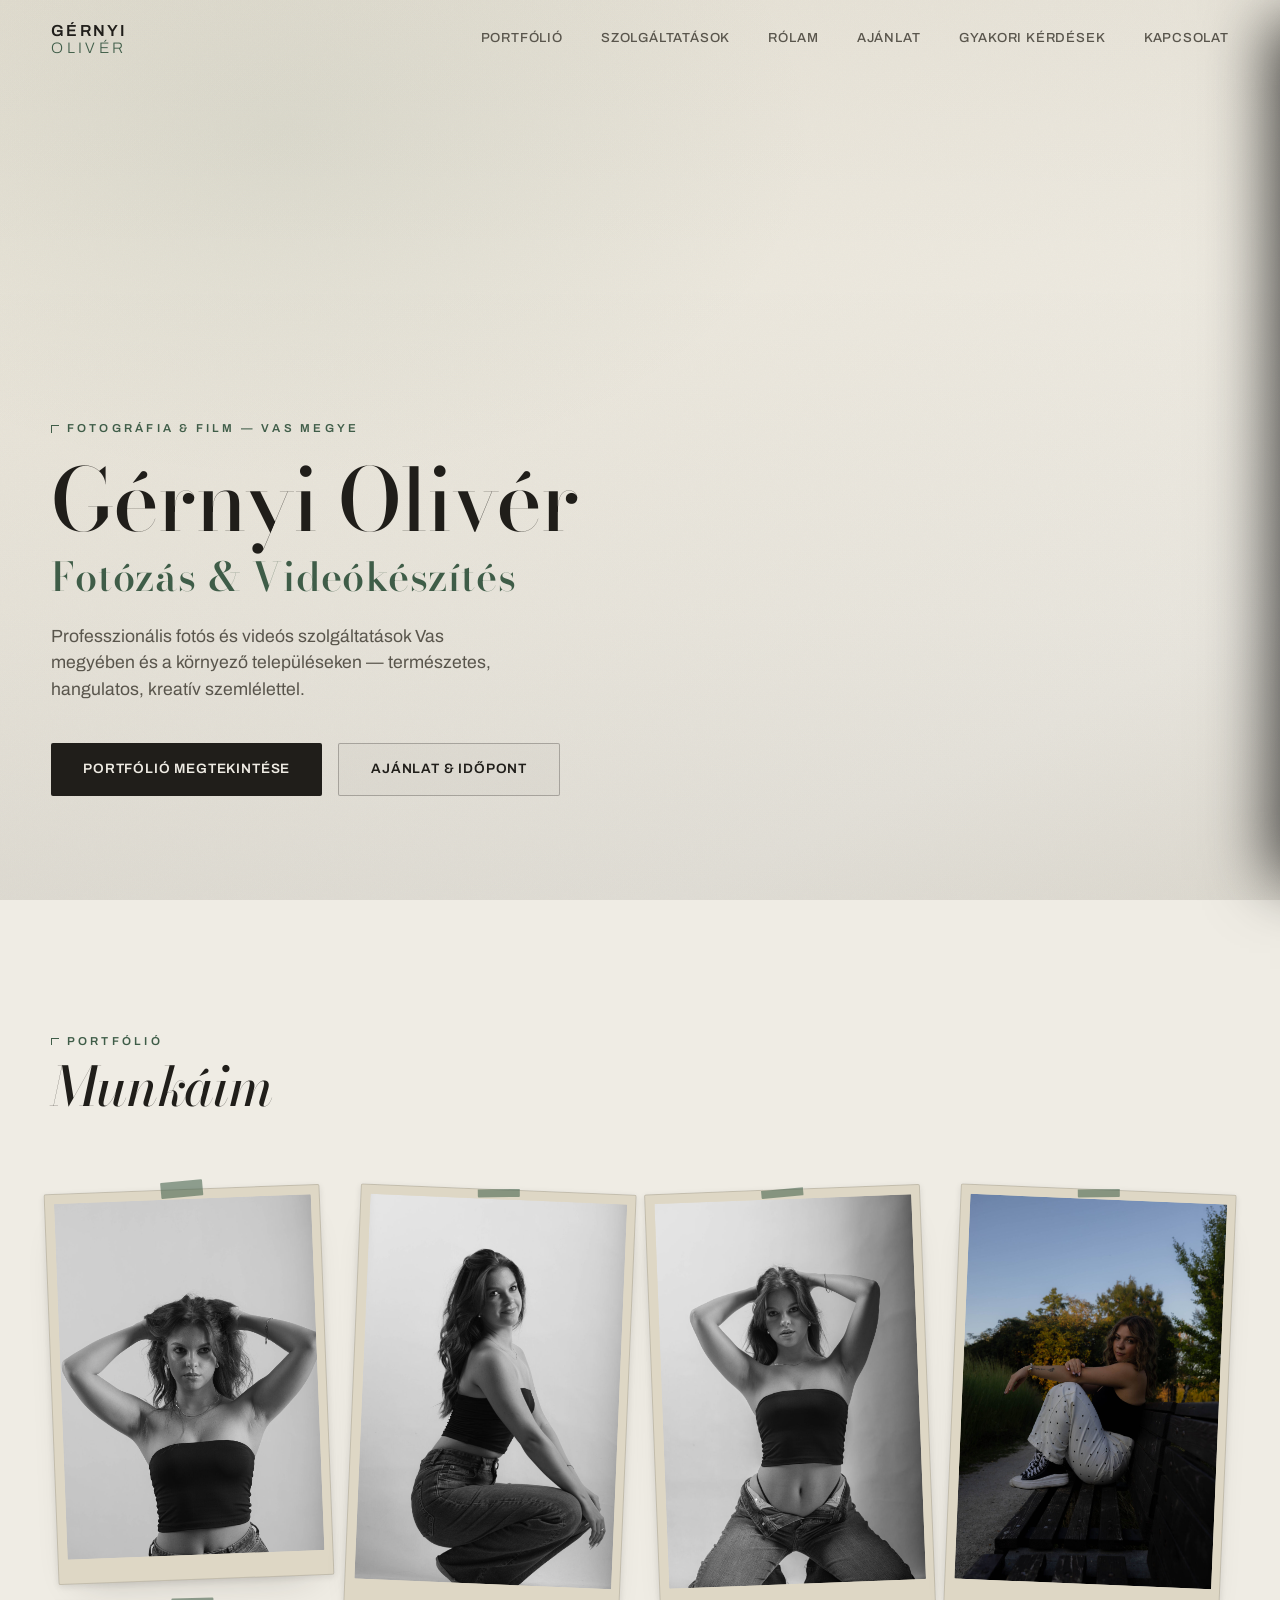
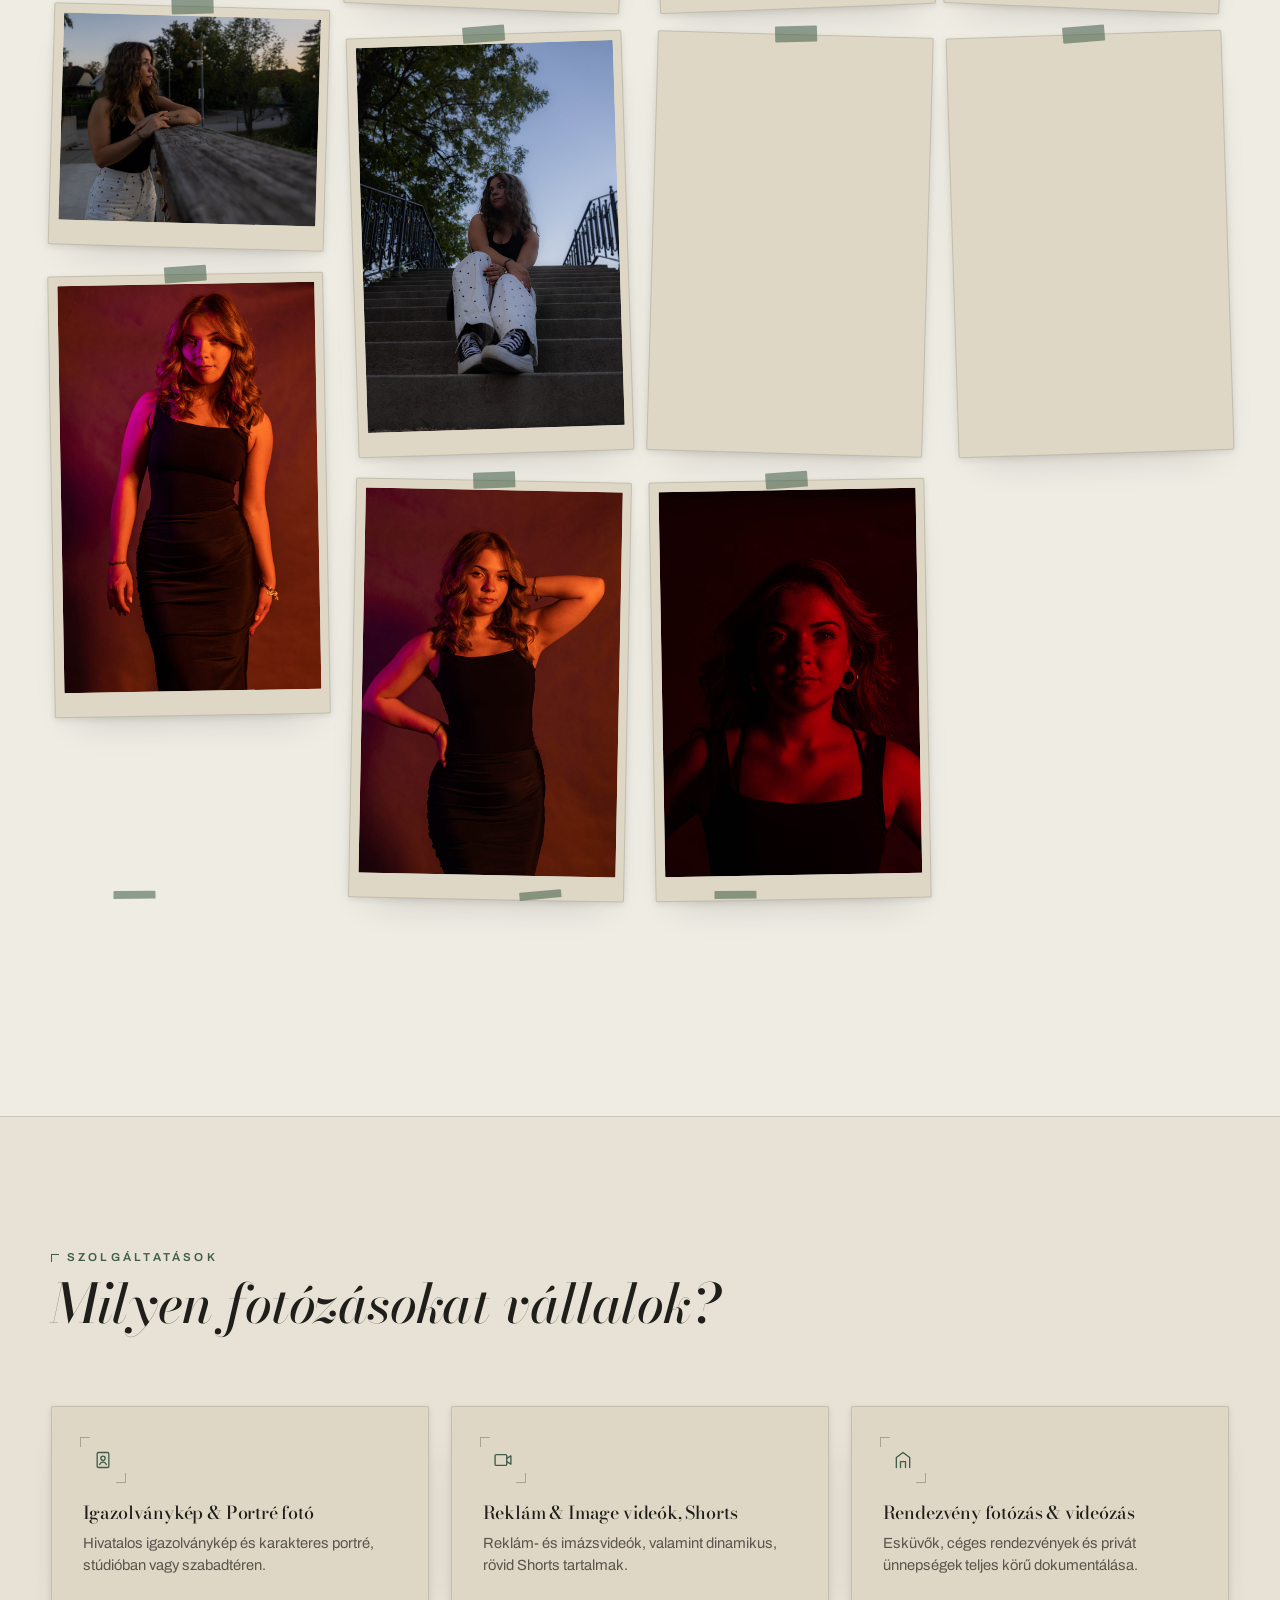
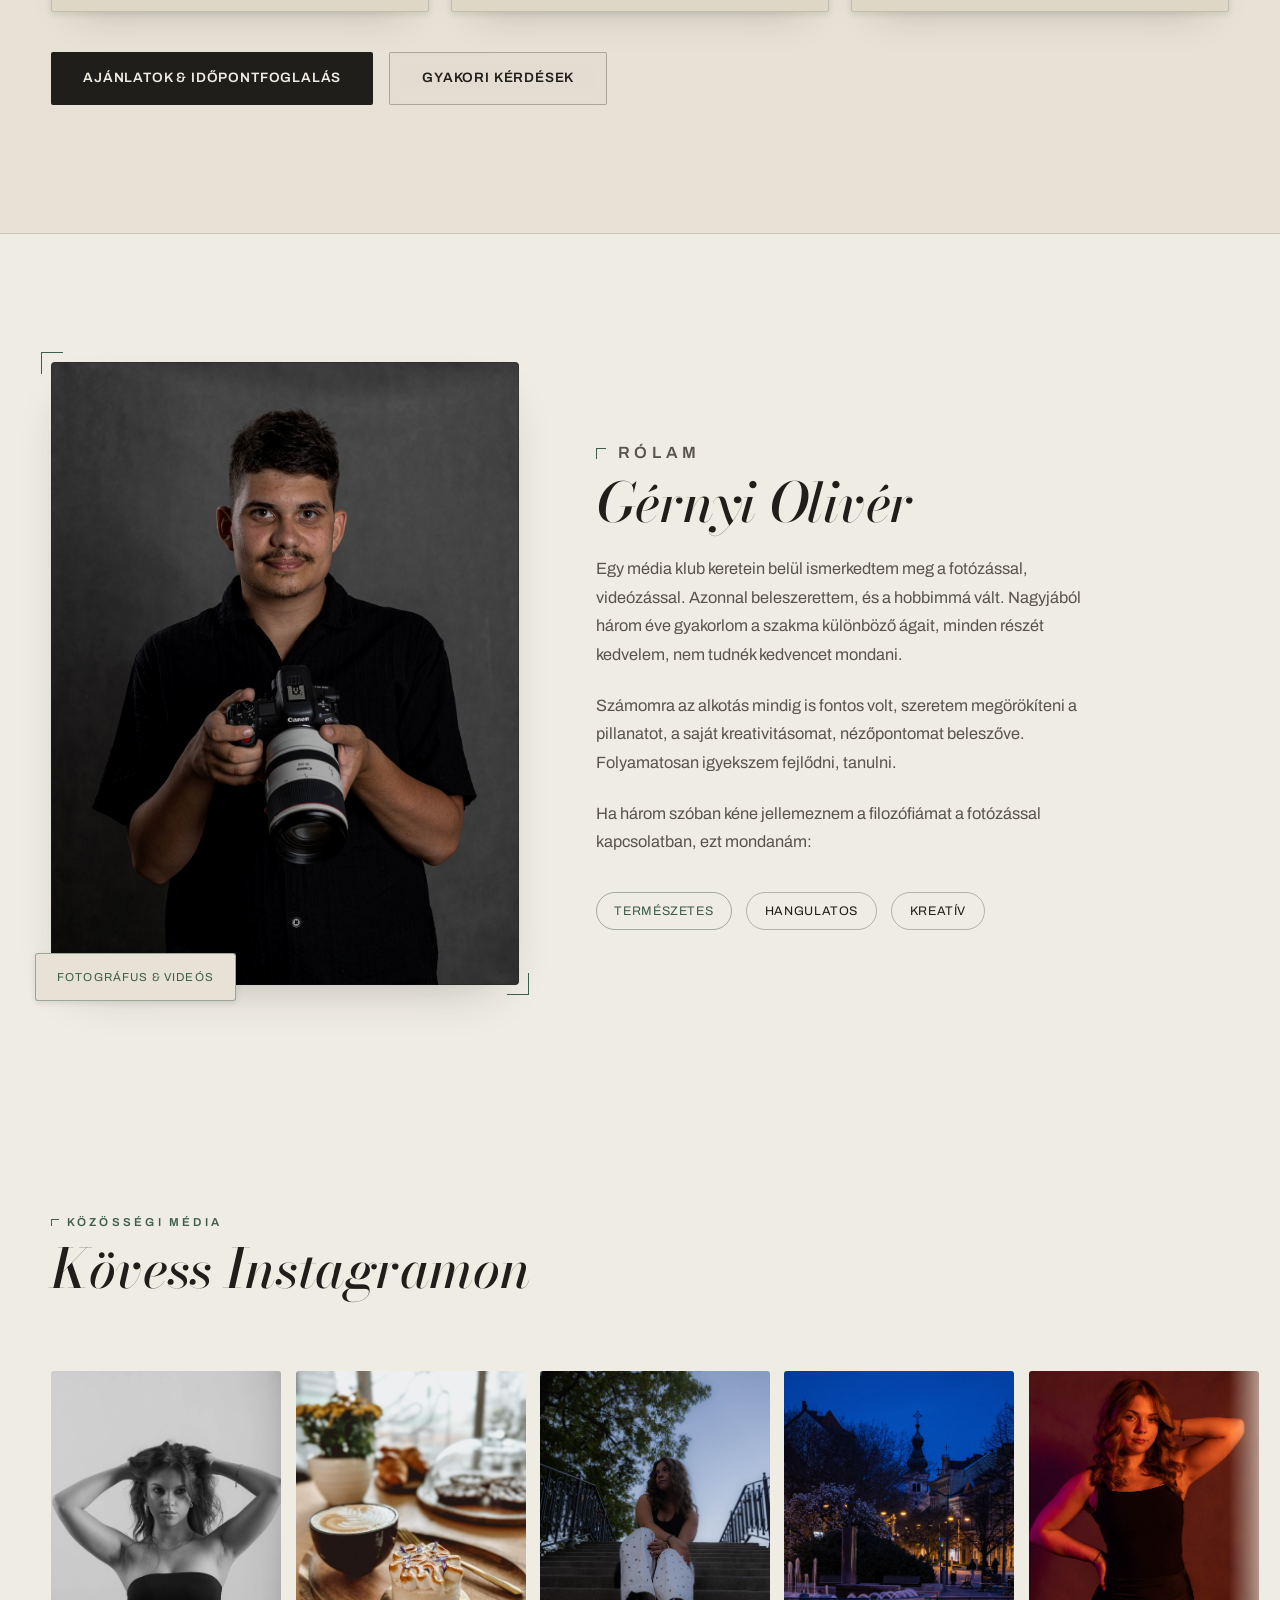
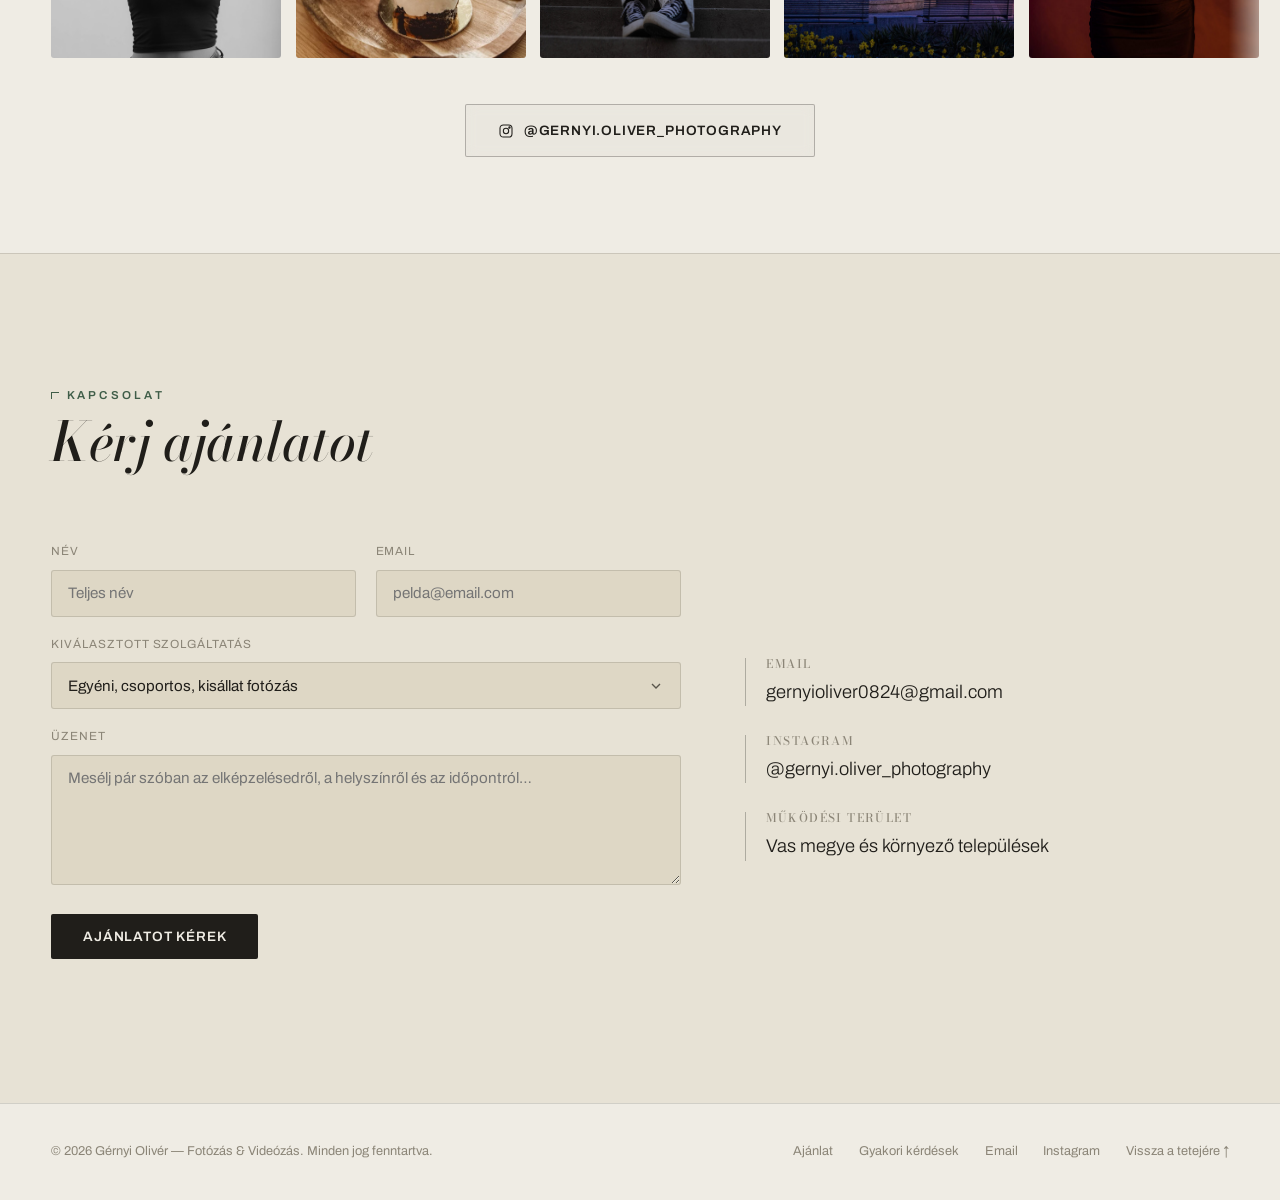
<file: index.html>
<!DOCTYPE html>
<html lang="hu">
<head>
<meta charset="UTF-8" />
<meta name="viewport" content="width=device-width, initial-scale=1.0" />
<title>Gérnyi Olivér — Fotózás &amp; Videózás | Vas megye</title>
<meta name="description" content="Gérnyi Olivér fotográfus és videós portfóliója. Portré, esküvő, gasztro, termék és rendezvény fotózás, valamint videókészítés Vas megyében és környékén." />
<meta name="theme-color" content="#efece4" />

<!-- ==========================================================================
     Élő URL beállítva: https://acebroom.github.io/gernyioliver/
     (canonical, og:url, og:image, twitter:image, schema.org — mind ez
     alapján). Ha a repo neve vagy a GitHub Pages cím változik, ezt az 5
     helyet kell frissíteni.
     ========================================================================== -->
<link rel="canonical" href="https://acebroom.github.io/gernyioliver/" />

<!-- Favicon -->
<link rel="icon" href="favicon.ico" sizes="any" />
<link rel="icon" type="image/png" sizes="16x16" href="images/favicon/favicon-16x16.png" />
<link rel="icon" type="image/png" sizes="32x32" href="images/favicon/favicon-32x32.png" />
<link rel="icon" type="image/png" sizes="192x192" href="images/favicon/favicon-192x192.png" />
<link rel="apple-touch-icon" sizes="180x180" href="images/favicon/apple-touch-icon.png" />

<!-- Open Graph / Facebook / Messenger megosztási előnézet -->
<meta property="og:type" content="website" />
<meta property="og:site_name" content="Gérnyi Olivér Fotózás &amp; Videózás" />
<meta property="og:title" content="Gérnyi Olivér — Fotózás &amp; Videózás | Vas megye" />
<meta property="og:description" content="Professzionális fotós és videós szolgáltatások Vas megyében és a környező településeken — portré, esküvő, gasztro, termék és rendezvény fotózás." />
<meta property="og:url" content="https://acebroom.github.io/gernyioliver/" />
<meta property="og:image" content="https://acebroom.github.io/gernyioliver/images/about/profile-alt2.jpg" />
<meta property="og:image:width" content="1600" />
<meta property="og:image:height" content="1399" />
<meta property="og:image:alt" content="Gérnyi Olivér — Fotózás és Videózás" />
<meta property="og:locale" content="hu_HU" />

<!-- Twitter Card -->
<meta name="twitter:card" content="summary_large_image" />
<meta name="twitter:title" content="Gérnyi Olivér — Fotózás & Videózás | Vas megye" />
<meta name="twitter:description" content="Professzionális fotós és videós szolgáltatások Vas megyében és a környező településeken." />
<meta name="twitter:image" content="https://acebroom.github.io/gernyioliver/images/about/profile-alt2.jpg" />

<!-- Google Fonts: Bodoni Moda (karakteres, magazinos display-betű a
     címsorokhoz) + Archivo (letisztult, semleges sans-serif a
     szövegtörzshöz és a felülethez) -->
<link rel="preconnect" href="https://fonts.googleapis.com" />
<link rel="preconnect" href="https://fonts.gstatic.com" crossorigin />
<link
  href="https://fonts.googleapis.com/css2?family=Bodoni+Moda:ital,wght@0,400;0,500;0,600;1,400;1,500&family=Archivo:wght@400;500;600;700&display=swap"
  rel="stylesheet"
/>

<link rel="stylesheet" href="style.css" />

<!-- Schema.org strukturált adat — segíti a Google-t helyi fotós/videós
     vállalkozásként azonosítani az oldalt (Google Térkép / helyi keresés). -->
<script type="application/ld+json">
{
  "@context": "https://schema.org",
  "@type": "Photographer",
  "name": "Gérnyi Olivér",
  "image": "https://acebroom.github.io/gernyioliver/images/about/profile-alt2.jpg",
  "url": "https://acebroom.github.io/gernyioliver/",
  "email": "mailto:gernyioliver0824@gmail.com",
  "sameAs": [
    "https://instagram.com/gernyi.oliver_photography"
  ],
  "areaServed": {
    "@type": "AdministrativeArea",
    "name": "Vas megye és környező települések"
  },
  "address": {
    "@type": "PostalAddress",
    "addressRegion": "Vas megye",
    "addressCountry": "HU"
  },
  "description": "Professzionális fotós és videós szolgáltatások: portré, esküvő, gasztro, termék és rendezvény fotózás, valamint reklám- és imázsvideó készítés Vas megyében és környékén.",
  "makesOffer": [
    { "@type": "Offer", "itemOffered": { "@type": "Service", "name": "Egyéni, csoportos, kisállat fotózás" } },
    { "@type": "Offer", "itemOffered": { "@type": "Service", "name": "Igazolványkép és portré fotó" } },
    { "@type": "Offer", "itemOffered": { "@type": "Service", "name": "Gasztro fotózás" } },
    { "@type": "Offer", "itemOffered": { "@type": "Service", "name": "Termék reklám fotózás" } },
    { "@type": "Offer", "itemOffered": { "@type": "Service", "name": "Reklám, image és Shorts videó készítés" } },
    { "@type": "Offer", "itemOffered": { "@type": "Service", "name": "Rendezvény fotózás és videózás" } }
  ]
}
</script>
</head>
<body>

<div class="grain" aria-hidden="true"></div>

<!-- ==========================================================================
     FEJLÉC / NAVIGÁCIÓ
     ========================================================================== -->
<header class="site-header">
  <div class="header-inner">
    <a href="#hero" class="logo">GÉRNYI<span>OLIVÉR</span></a>

    <nav class="nav-desktop" aria-label="Fő navigáció">
      <a href="#gallery">Portfólió</a>
      <a href="#services">Szolgáltatások</a>
      <a href="#about">Rólam</a>
      <a href="ajanlat.html">Ajánlat</a>
      <a href="kerdesek.html">Gyakori kérdések</a>
      <a href="#contact">Kapcsolat</a>
    </nav>

    <button class="hamburger" aria-label="Menü megnyitása" aria-expanded="false">
      <span></span><span></span><span></span>
    </button>
  </div>
</header>

<!-- Mobil menü: csak a jobb oldalt fedi le, a bal oldal finoman elhomályosodik -->
<div class="mobile-menu-overlay"></div>
<nav class="mobile-menu" aria-label="Mobil navigáció">
  <button class="mobile-menu-close" aria-label="Menü bezárása">&times;</button>
  <a href="#hero">Főoldal</a>
  <a href="#gallery">Portfólió</a>
  <a href="#services">Szolgáltatások</a>
  <a href="#about">Rólam</a>
  <a href="ajanlat.html">Ajánlat</a>
  <a href="kerdesek.html">Gyakori kérdések</a>
  <a href="#contact">Kapcsolat</a>

  <div class="mobile-menu-footer">
    <a href="mailto:gernyioliver0824@gmail.com">gernyioliver0824@gmail.com</a>
    <a href="https://instagram.com/gernyi.oliver_photography" target="_blank" rel="noopener">@gernyi.oliver_photography</a>
  </div>
</nav>

<main>

  <!-- ==========================================================================
       HERO
       ========================================================================== -->
  <section id="hero" class="hero">
    <div class="hero-media" aria-hidden="true"></div>
    <div class="hero-overlay"></div>

    <div class="hero-content">
      <p class="eyebrow">Fotográfia &amp; Film — Vas megye</p>
      <h1>Gérnyi Olivér<span class="hero-sub-line">Fotózás &amp; Videókészítés</span></h1>
      <p class="hero-lead">
        Professzionális fotós és videós szolgáltatások Vas megyében és a
        környező településeken — természetes, hangulatos, kreatív szemlélettel.
      </p>
      <div class="hero-cta">
        <a href="#gallery" class="btn btn-primary">Portfólió megtekintése</a>
        <a href="ajanlat.html" class="btn btn-outline">Ajánlat &amp; időpont</a>
      </div>
    </div>

  </section>

  <!-- ==========================================================================
       GALÉRIA
       ========================================================================== -->
  <section id="gallery" class="gallery-section">
    <div class="section-heading reveal">
      <p class="eyebrow">Portfólió</p>
      <h2>Munkáim</h2>
    </div>

    <!-- Portré-válogatás — szétszórt, "kifüggesztett fotók" hangulatú
         elrendezés, mappa-struktúra nélkül. -->
    <div class="scatter-wall reveal" aria-label="Portréfotózás — válogatás">
      <figure class="scatter-item"><img src="images/portre-uj/portre-uj_01.jpg" alt="Stúdiós fekete-fehér portréfotó" loading="lazy" decoding="async" /></figure>
      <figure class="scatter-item"><img src="images/portre-uj/portre-uj_05.jpg" alt="Portréfotózás alkonyati fényben, teraszon" loading="lazy" decoding="async" /></figure>
      <figure class="scatter-item"><img src="images/portre-uj/portre-uj_09.jpg" alt="Portréfotó hangulatos, sötét stúdiófényben" loading="lazy" decoding="async" /></figure>
      <figure class="scatter-item"><img src="images/portre-uj/portre-uj_02.jpg" alt="Stúdiós fekete-fehér portréfotó" loading="lazy" decoding="async" /></figure>
      <figure class="scatter-item"><img src="images/portre-uj/portre-uj_06.jpg" alt="Portréfotózás lépcsőn, esti hangulatban" loading="lazy" decoding="async" /></figure>
      <figure class="scatter-item"><img src="images/portre-uj/portre-uj_10.jpg" alt="Portréfotó meleg, színes stúdiófényben" loading="lazy" decoding="async" /></figure>
      <figure class="scatter-item"><img src="images/portre-uj/portre-uj_03.jpg" alt="Stúdiós fekete-fehér portréfotó" loading="lazy" decoding="async" /></figure>
      <figure class="scatter-item"><img src="images/portre-uj/portre-uj_07.jpg" alt="Portréfotózás padon, naplemente előtt" loading="lazy" decoding="async" /></figure>
      <figure class="scatter-item"><img src="images/portre-uj/portre-uj_11.jpg" alt="Portréfotó vörös stúdiófényben" loading="lazy" decoding="async" /></figure>
      <figure class="scatter-item"><img src="images/portre-uj/portre-uj_04.jpg" alt="Portréfotózás padon, természetes fényben" loading="lazy" decoding="async" /></figure>
      <figure class="scatter-item"><img src="images/portre-uj/portre-uj_08.jpg" alt="Portréfotózás korlátnál, alkonyati fényben" loading="lazy" decoding="async" /></figure>
    </div>

  </section>

  <!-- ==========================================================================
       SZOLGÁLTATÁSOK
       ========================================================================== -->
  <section id="services" class="services-section">
    <div class="section-heading reveal">
      <p class="eyebrow">Szolgáltatások</p>
      <h2>Milyen fotózásokat vállalok?</h2>
    </div>

    <div class="services-grid">

      <div class="service-card reveal">
        <div class="service-icon">
          <svg viewBox="0 0 24 24" fill="none" stroke="currentColor" stroke-width="1.6" stroke-linecap="round" stroke-linejoin="round">
            <rect x="5" y="3" width="14" height="18" rx="1.5"/>
            <circle cx="12" cy="10" r="2.6"/>
            <path d="M8 17.5c.7-2 2-3 4-3s3.3 1 4 3"/>
          </svg>
        </div>
        <h3>Igazolványkép &amp; Portré fotó</h3>
        <p>Hivatalos igazolványkép és karakteres portré, stúdióban vagy szabadtéren.</p>
      </div>

      <div class="service-card reveal">
        <div class="service-icon">
          <svg viewBox="0 0 24 24" fill="none" stroke="currentColor" stroke-width="1.6" stroke-linecap="round" stroke-linejoin="round">
            <rect x="2.5" y="5.5" width="14" height="13" rx="1.5"/>
            <path d="M16.5 10l5-3v10l-5-3"/>
          </svg>
        </div>
        <h3>Reklám &amp; Image videók, Shorts</h3>
        <p>Reklám- és imázsvideók, valamint dinamikus, rövid Shorts tartalmak.</p>
      </div>

      <div class="service-card reveal">
        <div class="service-icon">
          <svg viewBox="0 0 24 24" fill="none" stroke="currentColor" stroke-width="1.6" stroke-linecap="round" stroke-linejoin="round">
            <path d="M4 21V9l8-6 8 6v12"/>
            <path d="M9 21v-7h6v7"/>
          </svg>
        </div>
        <h3>Rendezvény fotózás &amp; videózás</h3>
        <p>Esküvők, céges rendezvények és privát ünnepségek teljes körű dokumentálása.</p>
      </div>

    </div>

    <div class="services-cta reveal">
      <a href="ajanlat.html" class="btn btn-primary">Ajánlatok &amp; időpontfoglalás</a>
      <a href="kerdesek.html" class="btn btn-outline">Gyakori kérdések</a>
    </div>
  </section>

  <!-- ==========================================================================
       RÓLAM
       ========================================================================== -->
  <section id="about" class="about-section">
    <div class="about-grid">
      <div class="about-media reveal">
        <div class="about-media-frame">
          <img src="images/about/profile.jpg" alt="Gérnyi Olivér fényképezőgéppel a kezében" loading="lazy" decoding="async" />
        </div>
        <div class="about-media-tag">Fotográfus &amp; Videós</div>
      </div>

      <div class="about-content reveal">
        <p class="eyebrow">Rólam</p>
        <h2>Gérnyi Olivér</h2>

        <p>
          Egy média klub keretein belül ismerkedtem meg a fotózással,
          videózással. Azonnal beleszerettem, és a hobbimmá vált. Nagyjából
          három éve gyakorlom a szakma különböző ágait, minden részét
          kedvelem, nem tudnék kedvencet mondani.
        </p>
        <p>
          Számomra az alkotás mindig is fontos volt, szeretem megörökíteni a
          pillanatot, a saját kreativitásomat, nézőpontomat beleszőve.
          Folyamatosan igyekszem fejlődni, tanulni.
        </p>
        <p>
          Ha három szóban kéne jellemeznem a filozófiámat a fotózással
          kapcsolatban, ezt mondanám:
        </p>

        <div class="about-philosophy">
          <span>Természetes</span>
          <span>Hangulatos</span>
          <span>Kreatív</span>
        </div>
      </div>
    </div>
  </section>

  <!-- ==========================================================================
       INSTAGRAM SÁV
       Statikus előnézeti csík valós munkákból, kifelé linkelve a profilra.
       ========================================================================== -->
  <section id="instagram" class="instagram-section">
    <div class="section-heading reveal">
      <p class="eyebrow">Közösségi média</p>
      <h2>Kövess Instagramon</h2>
    </div>

    <div class="insta-scroll reveal">
      <div class="insta-grid">
        <a class="insta-tile" href="https://instagram.com/gernyi.oliver_photography" target="_blank" rel="noopener" aria-label="Megnyitás Instagramon">
          <img src="images/portre-uj/portre-uj_01.jpg" alt="" loading="lazy" decoding="async" />
          <span class="insta-tile-overlay">
            <svg viewBox="0 0 24 24" fill="none" stroke="currentColor" stroke-width="1.6"><rect x="3" y="3" width="18" height="18" rx="5"/><circle cx="12" cy="12" r="4"/><circle cx="17.2" cy="6.8" r="1"/></svg>
          </span>
        </a>
        <a class="insta-tile" href="https://instagram.com/gernyi.oliver_photography" target="_blank" rel="noopener" aria-label="Megnyitás Instagramon">
          <img src="images/gallery/etel/etel_03.jpg" alt="" loading="lazy" decoding="async" />
          <span class="insta-tile-overlay">
            <svg viewBox="0 0 24 24" fill="none" stroke="currentColor" stroke-width="1.6"><rect x="3" y="3" width="18" height="18" rx="5"/><circle cx="12" cy="12" r="4"/><circle cx="17.2" cy="6.8" r="1"/></svg>
          </span>
        </a>
        <a class="insta-tile" href="https://instagram.com/gernyi.oliver_photography" target="_blank" rel="noopener" aria-label="Megnyitás Instagramon">
          <img src="images/portre-uj/portre-uj_06.jpg" alt="" loading="lazy" decoding="async" />
          <span class="insta-tile-overlay">
            <svg viewBox="0 0 24 24" fill="none" stroke="currentColor" stroke-width="1.6"><rect x="3" y="3" width="18" height="18" rx="5"/><circle cx="12" cy="12" r="4"/><circle cx="17.2" cy="6.8" r="1"/></svg>
          </span>
        </a>
        <a class="insta-tile" href="https://instagram.com/gernyi.oliver_photography" target="_blank" rel="noopener" aria-label="Megnyitás Instagramon">
          <img src="images/gallery/utcakepek/utcakep_03.jpg" alt="" loading="lazy" decoding="async" />
          <span class="insta-tile-overlay">
            <svg viewBox="0 0 24 24" fill="none" stroke="currentColor" stroke-width="1.6"><rect x="3" y="3" width="18" height="18" rx="5"/><circle cx="12" cy="12" r="4"/><circle cx="17.2" cy="6.8" r="1"/></svg>
          </span>
        </a>
        <a class="insta-tile" href="https://instagram.com/gernyi.oliver_photography" target="_blank" rel="noopener" aria-label="Megnyitás Instagramon">
          <img src="images/portre-uj/portre-uj_10.jpg" alt="" loading="lazy" decoding="async" />
          <span class="insta-tile-overlay">
            <svg viewBox="0 0 24 24" fill="none" stroke="currentColor" stroke-width="1.6"><rect x="3" y="3" width="18" height="18" rx="5"/><circle cx="12" cy="12" r="4"/><circle cx="17.2" cy="6.8" r="1"/></svg>
          </span>
        </a>
      </div>
    </div>

    <div class="insta-cta reveal">
      <a href="https://instagram.com/gernyi.oliver_photography" target="_blank" rel="noopener" class="btn btn-outline">
        <svg viewBox="0 0 24 24" fill="none" stroke="currentColor" stroke-width="1.6"><rect x="3" y="3" width="18" height="18" rx="5"/><circle cx="12" cy="12" r="4"/><circle cx="17.2" cy="6.8" r="1"/></svg>
        @gernyi.oliver_photography
      </a>
    </div>
  </section>

  <!-- ==========================================================================
       KAPCSOLAT
       ========================================================================== -->
  <section id="contact" class="contact-section">
    <div class="section-heading reveal">
      <p class="eyebrow">Kapcsolat</p>
      <h2>Kérj ajánlatot</h2>
    </div>

    <div class="contact-grid reveal">
      <form class="contact-form" id="contactForm" novalidate>
        <div class="form-row">
          <div class="field">
            <label for="name">Név</label>
            <input type="text" id="name" name="name" placeholder="Teljes név" required />
          </div>
          <div class="field">
            <label for="email">Email</label>
            <input type="email" id="email" name="email" placeholder="pelda@email.com" required />
          </div>
        </div>

        <div class="field">
          <label for="service">Kiválasztott szolgáltatás</label>
          <select id="service" name="service">
            <option value="Egyéni, csoportos, kisállat fotózás">Egyéni, csoportos, kisállat fotózás</option>
            <option value="Igazolványkép / Portré fotó">Igazolványkép / Portré fotó</option>
            <option value="Gasztro fotózás">Gasztro fotózás</option>
            <option value="Termék reklám fotózás">Termék reklám fotózás</option>
            <option value="Reklám / Image / Shorts videó">Reklám / Image / Shorts videó</option>
            <option value="Rendezvény fotózás és videózás">Rendezvény fotózás és videózás</option>
            <option value="Egyéb / nem biztos vagyok benne">Egyéb / nem biztos vagyok benne</option>
          </select>
        </div>

        <div class="field">
          <label for="message">Üzenet</label>
          <textarea id="message" name="message" placeholder="Mesélj pár szóban az elképzelésedről, a helyszínről és az időpontról…" required></textarea>
        </div>

        <button type="submit" class="btn btn-primary form-submit">Ajánlatot kérek</button>
        <p class="form-note" id="formNote"></p>
      </form>

      <div class="contact-info">
        <div class="info-block">
          <h3>Email</h3>
          <a href="mailto:gernyioliver0824@gmail.com">gernyioliver0824@gmail.com</a>
        </div>
        <div class="info-block">
          <h3>Instagram</h3>
          <a href="https://instagram.com/gernyi.oliver_photography" target="_blank" rel="noopener">@gernyi.oliver_photography</a>
        </div>
        <div class="info-block">
          <h3>Működési terület</h3>
          <p>Vas megye és környező települések</p>
        </div>
      </div>
    </div>
  </section>

</main>

<!-- ==========================================================================
     LÁBLÉC
     ========================================================================== -->
<footer class="site-footer">
  <div class="footer-inner">
    <p>&copy; <span id="year"></span> Gérnyi Olivér — Fotózás &amp; Videózás. Minden jog fenntartva.</p>
    <div class="footer-links">
      <a href="ajanlat.html">Ajánlat</a>
      <a href="kerdesek.html">Gyakori kérdések</a>
      <a href="mailto:gernyioliver0824@gmail.com">Email</a>
      <a href="https://instagram.com/gernyi.oliver_photography" target="_blank" rel="noopener">Instagram</a>
      <a href="#hero">Vissza a tetejére &#8593;</a>
    </div>
  </div>
</footer>

<script>
  document.getElementById("year").textContent = new Date().getFullYear();
</script>
<script src="script.js"></script>
</body>
</html>
</file>
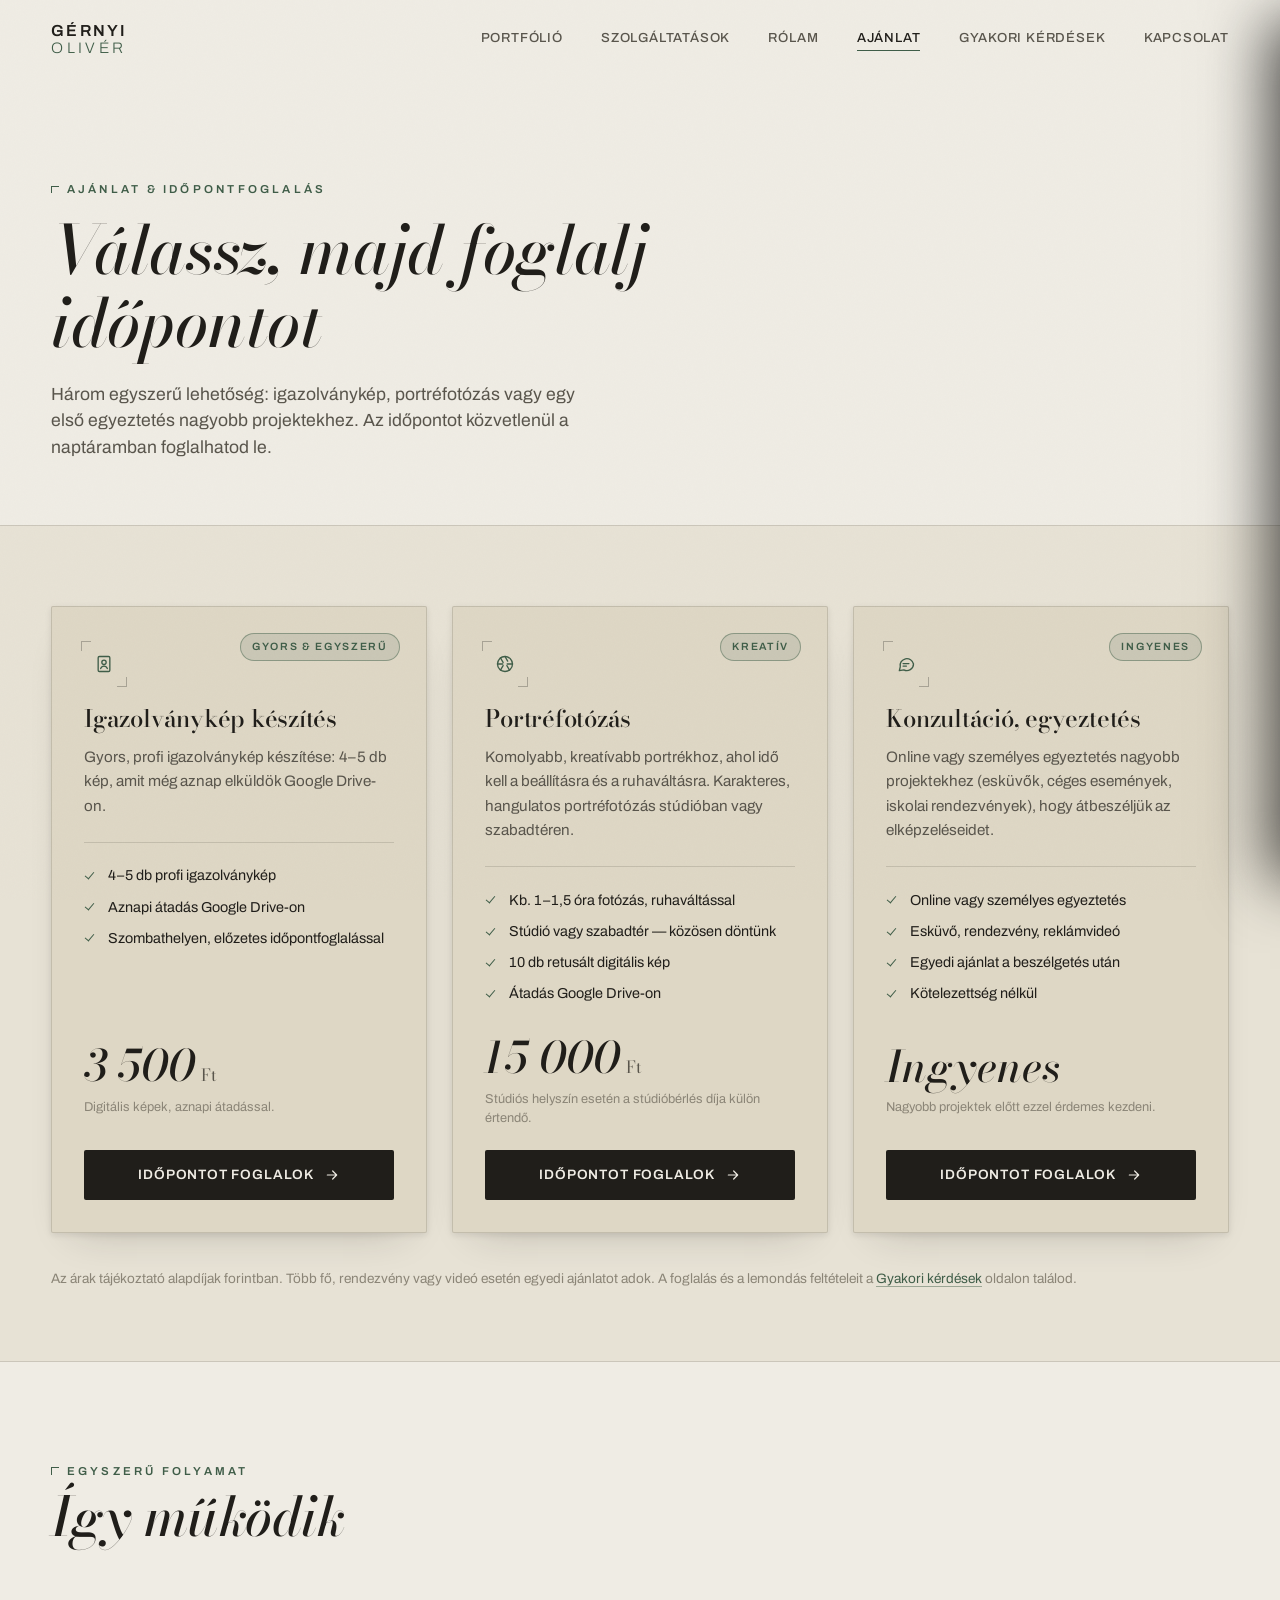
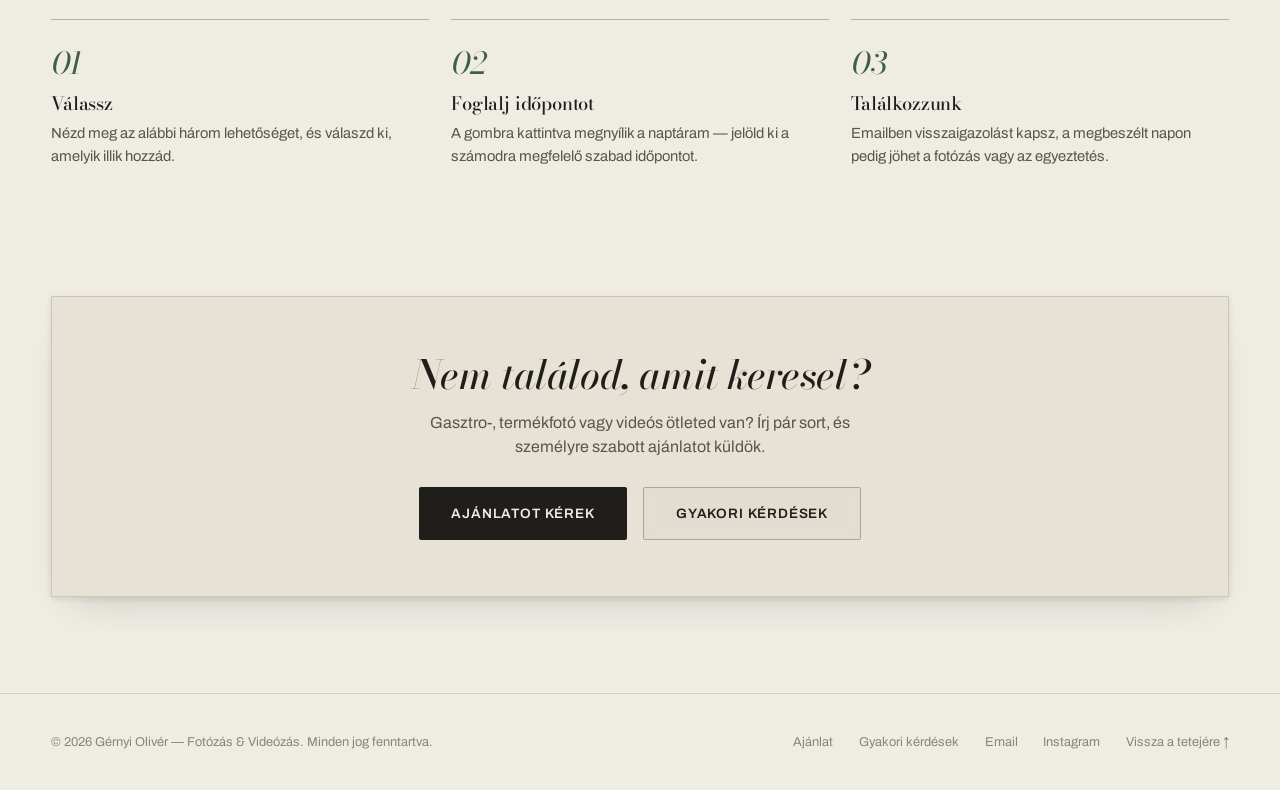
<file: ajanlat.html>
<!DOCTYPE html>
<html lang="hu">
<head>
<meta charset="UTF-8" />
<meta name="viewport" content="width=device-width, initial-scale=1.0" />
<title>Ajánlat &amp; időpontfoglalás — Gérnyi Olivér | Szombathely</title>
<meta name="description" content="Igazolványkép, portréfotózás és ingyenes konzultáció Szombathelyen. Válassz szolgáltatást, és foglalj időpontot közvetlenül a naptárban." />
<meta name="theme-color" content="#efece4" />
<link rel="canonical" href="https://acebroom.github.io/gernyioliver/ajanlat.html" />

<link rel="icon" href="favicon.ico" sizes="any" />
<link rel="icon" type="image/png" sizes="16x16" href="images/favicon/favicon-16x16.png" />
<link rel="icon" type="image/png" sizes="32x32" href="images/favicon/favicon-32x32.png" />
<link rel="icon" type="image/png" sizes="192x192" href="images/favicon/favicon-192x192.png" />
<link rel="apple-touch-icon" sizes="180x180" href="images/favicon/apple-touch-icon.png" />

<meta property="og:type" content="website" />
<meta property="og:site_name" content="Gérnyi Olivér Fotózás &amp; Videózás" />
<meta property="og:title" content="Ajánlat &amp; időpontfoglalás — Gérnyi Olivér | Szombathely" />
<meta property="og:description" content="Igazolványkép, portréfotózás és ingyenes konzultáció Szombathelyen. Válassz szolgáltatást, és foglalj időpontot közvetlenül a naptárban." />
<meta property="og:url" content="https://acebroom.github.io/gernyioliver/ajanlat.html" />
<meta property="og:image" content="https://acebroom.github.io/gernyioliver/images/og-image.jpg" />
<meta property="og:image:width" content="1200" />
<meta property="og:image:height" content="630" />
<meta property="og:locale" content="hu_HU" />
<meta name="twitter:card" content="summary_large_image" />
<meta name="twitter:title" content="Ajánlat &amp; időpontfoglalás — Gérnyi Olivér | Szombathely" />
<meta name="twitter:description" content="Igazolványkép, portréfotózás és ingyenes konzultáció Szombathelyen. Válassz szolgáltatást, és foglalj időpontot közvetlenül a naptárban." />
<meta name="twitter:image" content="https://acebroom.github.io/gernyioliver/images/og-image.jpg" />

<link rel="preconnect" href="https://fonts.googleapis.com" />
<link rel="preconnect" href="https://fonts.gstatic.com" crossorigin />
<link
  href="https://fonts.googleapis.com/css2?family=Bodoni+Moda:ital,wght@0,400;0,500;0,600;1,400;1,500&family=Archivo:wght@400;500;600;700&display=swap"
  rel="stylesheet"
/>
<link rel="stylesheet" href="style.css" />
<script type="application/ld+json">
{
  "@context": "https://schema.org",
  "@type": "ItemList",
  "name": "Gérnyi Olivér — ajánlatok és időpontfoglalás",
  "itemListElement": [
    {
      "@type": "ListItem",
      "position": 1,
      "item": {
        "@type": "Service",
        "name": "Igazolványkép készítés",
        "provider": {
          "@type": "Photographer",
          "name": "Gérnyi Olivér"
        },
        "areaServed": "Szombathely",
        "url": "https://cal.com/gernyioliver/igazolvanykep-keszites",
        "offers": {
          "@type": "Offer",
          "priceCurrency": "HUF",
          "price": "3500"
        }
      }
    },
    {
      "@type": "ListItem",
      "position": 2,
      "item": {
        "@type": "Service",
        "name": "Portréfotózás",
        "provider": {
          "@type": "Photographer",
          "name": "Gérnyi Olivér"
        },
        "areaServed": "Szombathely",
        "url": "https://cal.com/gernyioliver/portrefotozas",
        "offers": {
          "@type": "Offer",
          "priceCurrency": "HUF",
          "price": "15000"
        }
      }
    },
    {
      "@type": "ListItem",
      "position": 3,
      "item": {
        "@type": "Service",
        "name": "Konzultáció, egyeztetés",
        "provider": {
          "@type": "Photographer",
          "name": "Gérnyi Olivér"
        },
        "areaServed": "Szombathely",
        "url": "https://cal.com/gernyioliver/konzultacio-egyeztetes",
        "offers": {
          "@type": "Offer",
          "priceCurrency": "HUF",
          "price": "0"
        }
      }
    }
  ]
}
</script>
</head>
<body>

<div class="grain" aria-hidden="true"></div>

<header class="site-header">
  <div class="header-inner">
    <a href="index.html#hero" class="logo">GÉRNYI<span>OLIVÉR</span></a>

    <nav class="nav-desktop" aria-label="Fő navigáció">
      <a href="index.html#gallery">Portfólió</a>
      <a href="index.html#services">Szolgáltatások</a>
      <a href="index.html#about">Rólam</a>
      <a href="ajanlat.html" aria-current="page">Ajánlat</a>
      <a href="kerdesek.html">Gyakori kérdések</a>
      <a href="index.html#contact">Kapcsolat</a>
    </nav>

    <button class="hamburger" aria-label="Menü megnyitása" aria-expanded="false">
      <span></span><span></span><span></span>
    </button>
  </div>
</header>

<div class="mobile-menu-overlay"></div>
<nav class="mobile-menu" aria-label="Mobil navigáció">
  <button class="mobile-menu-close" aria-label="Menü bezárása">&times;</button>
  <a href="index.html#hero">Főoldal</a>
  <a href="index.html#gallery">Portfólió</a>
  <a href="index.html#services">Szolgáltatások</a>
  <a href="index.html#about">Rólam</a>
  <a href="ajanlat.html" aria-current="page">Ajánlat</a>
  <a href="kerdesek.html">Gyakori kérdések</a>
  <a href="index.html#contact">Kapcsolat</a>

  <div class="mobile-menu-footer">
    <a href="mailto:gernyioliver0824@gmail.com">gernyioliver0824@gmail.com</a>
    <a href="https://instagram.com/gernyi.oliver_photography" target="_blank" rel="noopener">@gernyi.oliver_photography</a>
  </div>
</nav>

<main id="page-top">

  <section class="page-hero">
    <div class="page-hero-inner">
      <p class="eyebrow">Ajánlat &amp; időpontfoglalás</p>
      <h1>Válassz, majd foglalj időpontot</h1>
      <p class="page-hero-lead">
        Három egyszerű lehetőség: igazolványkép, portréfotózás vagy egy első
        egyeztetés nagyobb projektekhez. Az időpontot közvetlenül a
        naptáramban foglalhatod le.
      </p>
    </div>
  </section>

  <section class="offer-section" aria-label="Szolgáltatások és árak">
    <div class="offer-grid">
      <article class="offer-card reveal">
        <span class="offer-tag">Gyors &amp; egyszerű</span>
        <div class="service-icon"><svg viewBox="0 0 24 24" fill="none" stroke="currentColor" stroke-width="1.6" stroke-linecap="round" stroke-linejoin="round"><rect x="5" y="3" width="14" height="18" rx="1.5"/><circle cx="12" cy="10" r="2.6"/><path d="M8 17.5c.7-2 2-3 4-3s3.3 1 4 3"/></svg></div>
        <h3>Igazolványkép készítés</h3>
        <p class="offer-desc">Gyors, profi igazolványkép készítése: 4–5 db kép, amit még aznap elküldök Google Drive-on.</p>
        <ul class="offer-list">
          <li>4–5 db profi igazolványkép</li>
          <li>Aznapi átadás Google Drive-on</li>
          <li>Szombathelyen, előzetes időpontfoglalással</li>
        </ul>
        <div class="offer-foot">
          <div class="offer-price"><span class="offer-amount">3 500</span><span class="offer-currency">Ft</span></div>
          <p class="offer-note">Digitális képek, aznapi átadással.</p>
          <a class="btn btn-primary offer-btn" href="https://cal.com/gernyioliver/igazolvanykep-keszites" target="_blank" rel="noopener">Időpontot foglalok <svg viewBox="0 0 24 24" fill="none" stroke="currentColor" stroke-width="1.8" stroke-linecap="round" stroke-linejoin="round" aria-hidden="true"><path d="M5 12h14M13 6l6 6-6 6"/></svg></a>
        </div>
      </article>
      <article class="offer-card reveal">
        <span class="offer-tag">Kreatív</span>
        <div class="service-icon"><svg viewBox="0 0 24 24" fill="none" stroke="currentColor" stroke-width="1.6" stroke-linecap="round" stroke-linejoin="round"><circle cx="12" cy="12" r="9"/><path d="M12 3l3.2 5.5M21 12h-6.4M17.5 19.5L14.3 14M6.5 19.5L9.7 14M3 12h6.4M6.5 4.5L9.7 10"/></svg></div>
        <h3>Portréfotózás</h3>
        <p class="offer-desc">Komolyabb, kreatívabb portrékhoz, ahol idő kell a beállításra és a ruhaváltásra. Karakteres, hangulatos portréfotózás stúdióban vagy szabadtéren.</p>
        <ul class="offer-list">
          <li>Kb. 1–1,5 óra fotózás, ruhaváltással</li>
          <li>Stúdió vagy szabadtér — közösen döntünk</li>
          <li>10 db retusált digitális kép</li>
          <li>Átadás Google Drive-on</li>
        </ul>
        <div class="offer-foot">
          <div class="offer-price"><span class="offer-amount">15 000</span><span class="offer-currency">Ft</span></div>
          <p class="offer-note">Stúdiós helyszín esetén a stúdióbérlés díja külön értendő.</p>
          <a class="btn btn-primary offer-btn" href="https://cal.com/gernyioliver/portrefotozas" target="_blank" rel="noopener">Időpontot foglalok <svg viewBox="0 0 24 24" fill="none" stroke="currentColor" stroke-width="1.8" stroke-linecap="round" stroke-linejoin="round" aria-hidden="true"><path d="M5 12h14M13 6l6 6-6 6"/></svg></a>
        </div>
      </article>
      <article class="offer-card reveal">
        <span class="offer-tag">Ingyenes</span>
        <div class="service-icon"><svg viewBox="0 0 24 24" fill="none" stroke="currentColor" stroke-width="1.6" stroke-linecap="round" stroke-linejoin="round"><path d="M21 12a8 8 0 0 1-11.6 7.1L4 20l1.1-4.6A8 8 0 1 1 21 12z"/><path d="M8.5 11.5h7M8.5 14.5h4"/></svg></div>
        <h3>Konzultáció, egyeztetés</h3>
        <p class="offer-desc">Online vagy személyes egyeztetés nagyobb projektekhez (esküvők, céges események, iskolai rendezvények), hogy átbeszéljük az elképzeléseidet.</p>
        <ul class="offer-list">
          <li>Online vagy személyes egyeztetés</li>
          <li>Esküvő, rendezvény, reklámvideó</li>
          <li>Egyedi ajánlat a beszélgetés után</li>
          <li>Kötelezettség nélkül</li>
        </ul>
        <div class="offer-foot">
          <div class="offer-price"><span class="offer-amount">Ingyenes</span></div>
          <p class="offer-note">Nagyobb projektek előtt ezzel érdemes kezdeni.</p>
          <a class="btn btn-primary offer-btn" href="https://cal.com/gernyioliver/konzultacio-egyeztetes" target="_blank" rel="noopener">Időpontot foglalok <svg viewBox="0 0 24 24" fill="none" stroke="currentColor" stroke-width="1.8" stroke-linecap="round" stroke-linejoin="round" aria-hidden="true"><path d="M5 12h14M13 6l6 6-6 6"/></svg></a>
        </div>
      </article>
    </div>
    <p class="offer-footnote">
      Az árak tájékoztató alapdíjak forintban. Több fő, rendezvény vagy videó
      esetén egyedi ajánlatot adok. A foglalás és a lemondás feltételeit a
      <a href="kerdesek.html#lemondas">Gyakori kérdések</a> oldalon találod.
    </p>
  </section>

  <section class="steps-section">
    <div class="section-heading reveal">
      <p class="eyebrow">Egyszerű folyamat</p>
      <h2>Így működik</h2>
    </div>
    <ol class="steps-grid">
      <li class="step reveal"><span class="step-num">01</span><h3>Válassz</h3><p>Nézd meg az alábbi három lehetőséget, és válaszd ki, amelyik illik hozzád.</p></li>
      <li class="step reveal"><span class="step-num">02</span><h3>Foglalj időpontot</h3><p>A gombra kattintva megnyílik a naptáram — jelöld ki a számodra megfelelő szabad időpontot.</p></li>
      <li class="step reveal"><span class="step-num">03</span><h3>Találkozzunk</h3><p>Emailben visszaigazolást kapsz, a megbeszélt napon pedig jöhet a fotózás vagy az egyeztetés.</p></li>
    </ol>
  </section>

  <section class="cta-band">
    <div class="cta-band-inner reveal">
      <h2>Nem találod, amit keresel?</h2>
      <p>Gasztro-, termékfotó vagy videós ötleted van? Írj pár sort, és személyre szabott ajánlatot küldök.</p>
      <div class="cta-actions">
        <a href="index.html#contact" class="btn btn-primary">Ajánlatot kérek</a>
        <a href="kerdesek.html" class="btn btn-outline">Gyakori kérdések</a>
      </div>
    </div>
  </section>

</main>

<footer class="site-footer">
  <div class="footer-inner">
    <p>&copy; <span id="year"></span> Gérnyi Olivér — Fotózás &amp; Videózás. Minden jog fenntartva.</p>
    <div class="footer-links">
      <a href="ajanlat.html">Ajánlat</a>
      <a href="kerdesek.html">Gyakori kérdések</a>
      <a href="mailto:gernyioliver0824@gmail.com">Email</a>
      <a href="https://instagram.com/gernyi.oliver_photography" target="_blank" rel="noopener">Instagram</a>
      <a href="#page-top">Vissza a tetejére &#8593;</a>
    </div>
  </div>
</footer>

<script>
  document.getElementById("year").textContent = new Date().getFullYear();
</script>
<script src="script.js"></script>
</body>
</html>
</file>
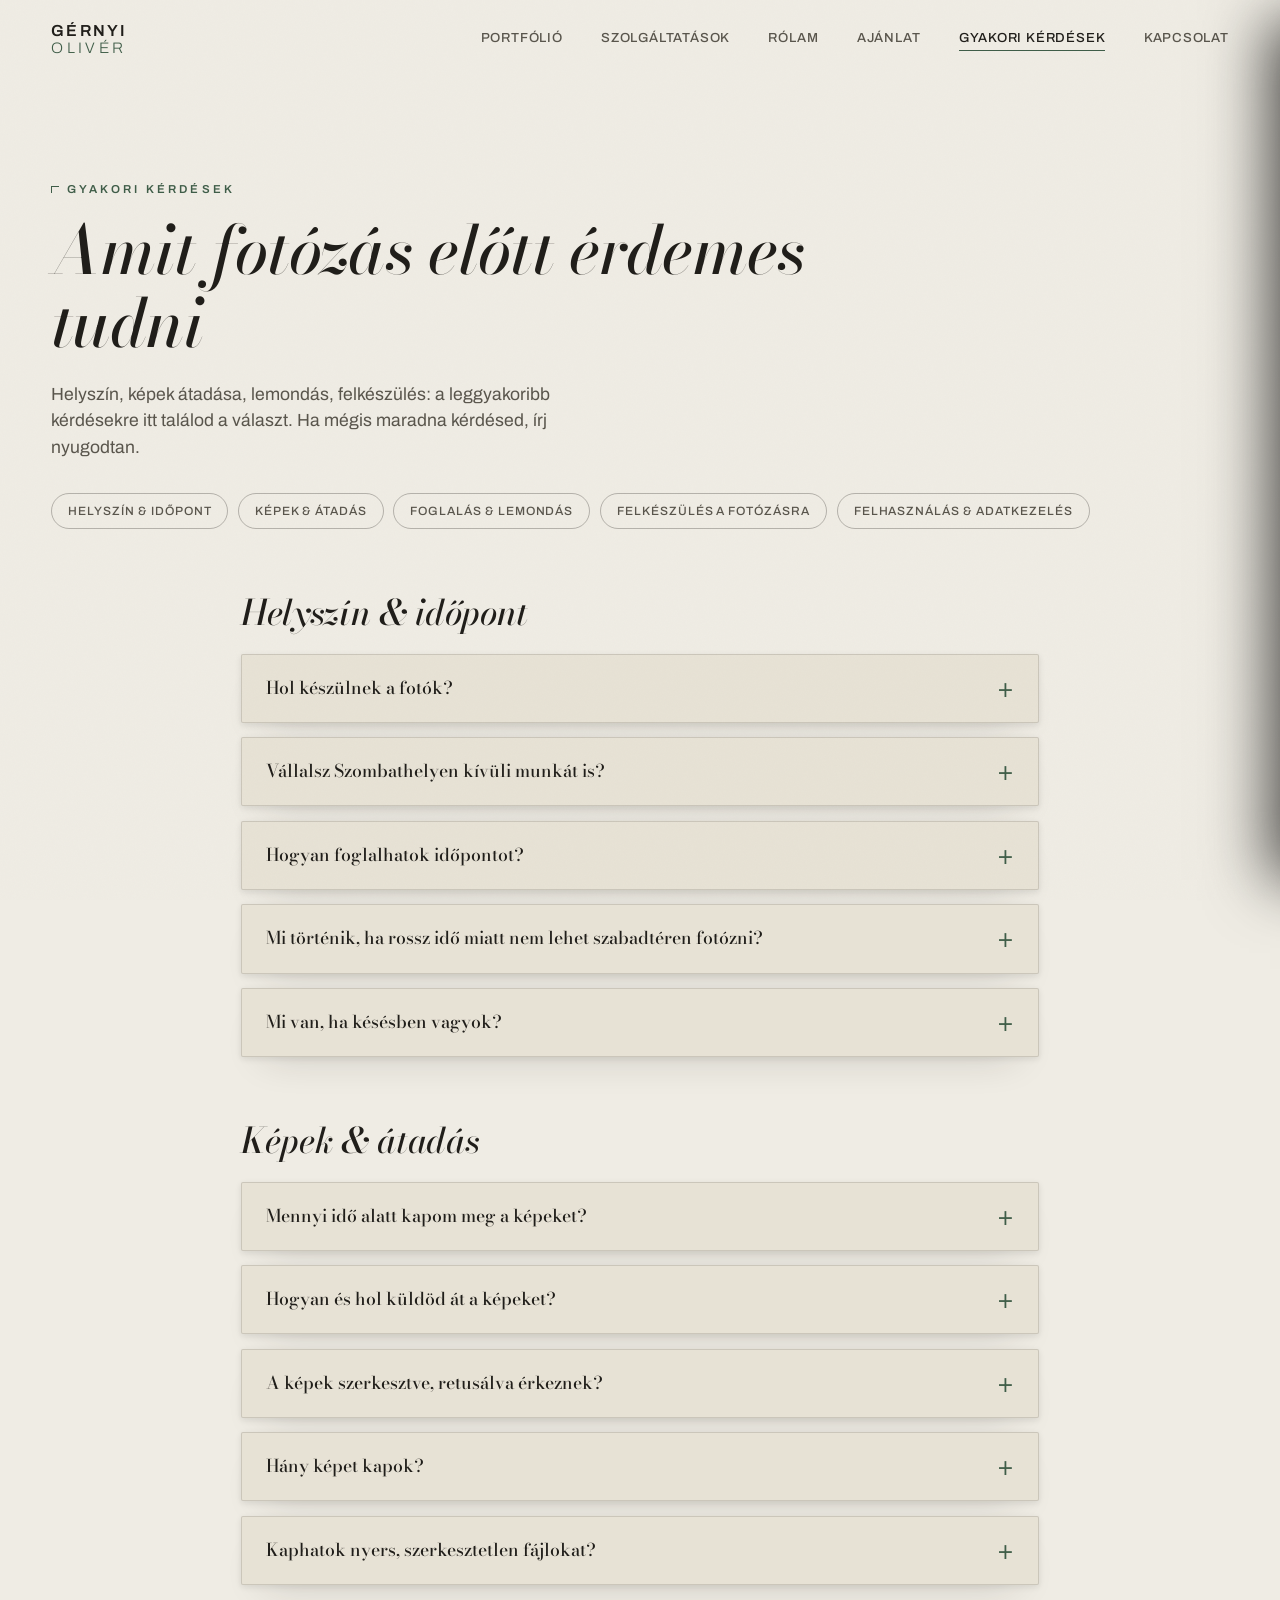
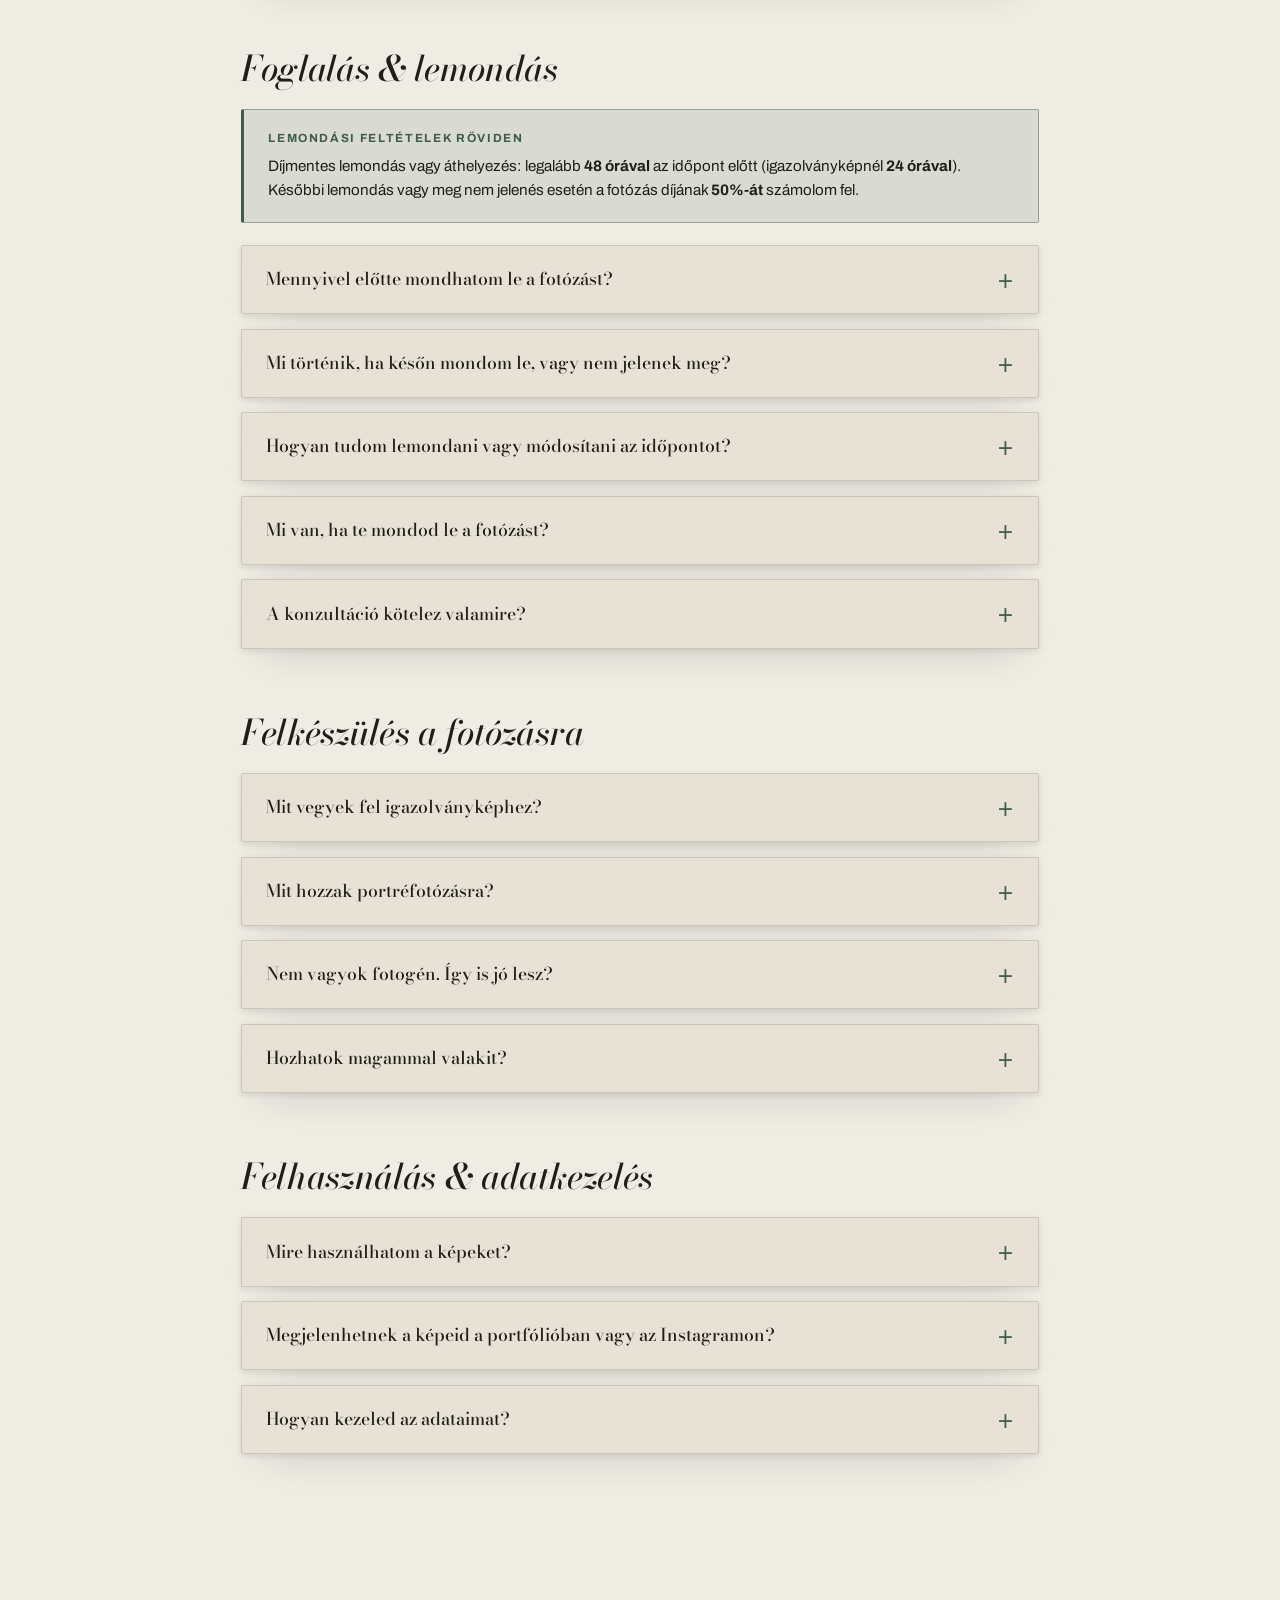
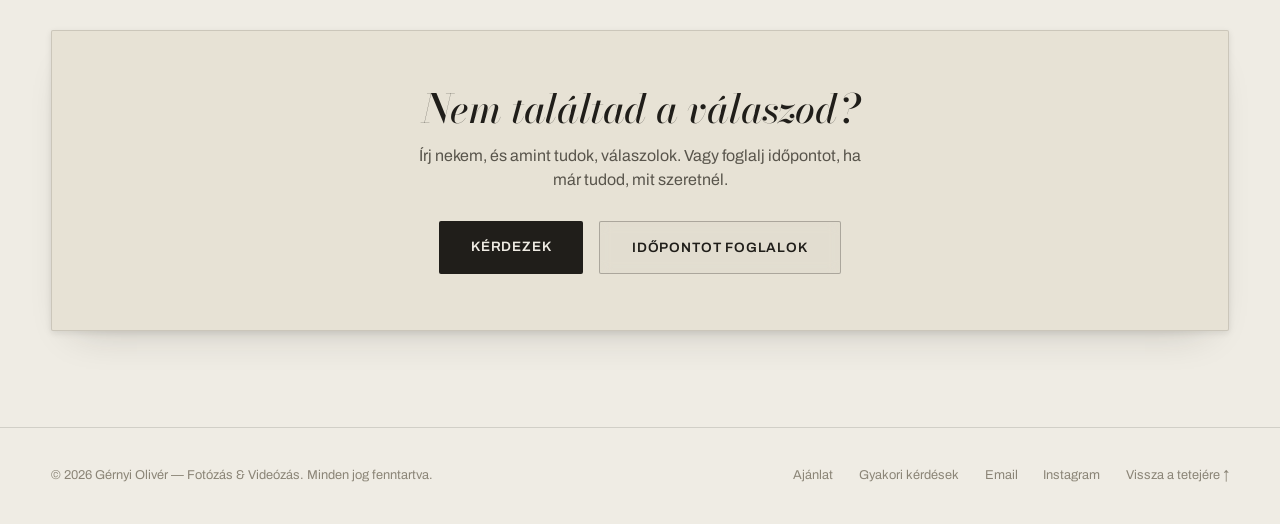
<file: kerdesek.html>
<!DOCTYPE html>
<html lang="hu">
<head>
<meta charset="UTF-8" />
<meta name="viewport" content="width=device-width, initial-scale=1.0" />
<title>Gyakori kérdések — Gérnyi Olivér | Szombathely</title>
<meta name="description" content="Gyakori kérdések fotózás előtt: helyszín, képek átadása, lemondási feltételek, felkészülés és felhasználás. Gérnyi Olivér fotós, Szombathely." />
<meta name="theme-color" content="#efece4" />
<link rel="canonical" href="https://acebroom.github.io/gernyioliver/kerdesek.html" />

<link rel="icon" href="favicon.ico" sizes="any" />
<link rel="icon" type="image/png" sizes="16x16" href="images/favicon/favicon-16x16.png" />
<link rel="icon" type="image/png" sizes="32x32" href="images/favicon/favicon-32x32.png" />
<link rel="icon" type="image/png" sizes="192x192" href="images/favicon/favicon-192x192.png" />
<link rel="apple-touch-icon" sizes="180x180" href="images/favicon/apple-touch-icon.png" />

<meta property="og:type" content="website" />
<meta property="og:site_name" content="Gérnyi Olivér Fotózás &amp; Videózás" />
<meta property="og:title" content="Gyakori kérdések — Gérnyi Olivér | Szombathely" />
<meta property="og:description" content="Gyakori kérdések fotózás előtt: helyszín, képek átadása, lemondási feltételek, felkészülés és felhasználás. Gérnyi Olivér fotós, Szombathely." />
<meta property="og:url" content="https://acebroom.github.io/gernyioliver/kerdesek.html" />
<meta property="og:image" content="https://acebroom.github.io/gernyioliver/images/og-image.jpg" />
<meta property="og:image:width" content="1200" />
<meta property="og:image:height" content="630" />
<meta property="og:locale" content="hu_HU" />
<meta name="twitter:card" content="summary_large_image" />
<meta name="twitter:title" content="Gyakori kérdések — Gérnyi Olivér | Szombathely" />
<meta name="twitter:description" content="Gyakori kérdések fotózás előtt: helyszín, képek átadása, lemondási feltételek, felkészülés és felhasználás. Gérnyi Olivér fotós, Szombathely." />
<meta name="twitter:image" content="https://acebroom.github.io/gernyioliver/images/og-image.jpg" />

<link rel="preconnect" href="https://fonts.googleapis.com" />
<link rel="preconnect" href="https://fonts.gstatic.com" crossorigin />
<link
  href="https://fonts.googleapis.com/css2?family=Bodoni+Moda:ital,wght@0,400;0,500;0,600;1,400;1,500&family=Archivo:wght@400;500;600;700&display=swap"
  rel="stylesheet"
/>
<link rel="stylesheet" href="style.css" />
<script type="application/ld+json">
{
  "@context": "https://schema.org",
  "@type": "FAQPage",
  "mainEntity": [
    {
      "@type": "Question",
      "name": "Hol készülnek a fotók?",
      "acceptedAnswer": {
        "@type": "Answer",
        "text": "A portré- és igazolványképes fotózásokat Szombathelyen belül készítem. Portréfotózásnál stúdióban vagy szabadtéren dolgozunk, a pontos helyszínt a foglalás után közösen választjuk ki. Igazolványképnél a helyszínt a visszaigazoló emailben kapod meg."
      }
    },
    {
      "@type": "Question",
      "name": "Vállalsz Szombathelyen kívüli munkát is?",
      "acceptedAnswer": {
        "@type": "Answer",
        "text": "Rendezvényeket, esküvőket és videós projekteket Vas megyében és a környező településeken is vállalok. Szombathelyen kívüli helyszín esetén a kiszállás részleteit a konzultáción egyeztetjük előre."
      }
    },
    {
      "@type": "Question",
      "name": "Hogyan foglalhatok időpontot?",
      "acceptedAnswer": {
        "@type": "Answer",
        "text": "Az Ajánlat oldalon a kiválasztott szolgáltatás alatti „Időpontot foglalok” gombbal megnyílik a naptáram, ahol látod a szabad időpontokat. Foglalás után emailben visszaigazolást kapsz. Nagyobb projektnél (esküvő, rendezvény, reklámvideó) először érdemes ingyenes konzultációt foglalni."
      }
    },
    {
      "@type": "Question",
      "name": "Mi történik, ha rossz idő miatt nem lehet szabadtéren fotózni?",
      "acceptedAnswer": {
        "@type": "Answer",
        "text": "Ha az időjárás miatt a szabadtéri fotózás nem kivitelezhető, díjmentesen egyeztetünk új időpontot."
      }
    },
    {
      "@type": "Question",
      "name": "Mi van, ha késésben vagyok?",
      "acceptedAnswer": {
        "@type": "Answer",
        "text": "Kérlek, jelezd minél előbb emailben vagy Instagramon. Kisebb késést tudok kezelni, de a fotózás az eredetileg lefoglalt időpontban ér véget, az időkeret nem hosszabbodik."
      }
    },
    {
      "@type": "Question",
      "name": "Mennyi idő alatt kapom meg a képeket?",
      "acceptedAnswer": {
        "@type": "Answer",
        "text": "Igazolványkép: még aznap. Portréfotózás: a fotózást követő 7 napon belül. Rendezvény, esküvő: általában 2–3 héten belül, a pontos határidőt az egyeztetéskor rögzítem. Videó: a projekt hosszától függ, ezt a konzultáción beszéljük meg."
      }
    },
    {
      "@type": "Question",
      "name": "Hogyan és hol küldöd át a képeket?",
      "acceptedAnswer": {
        "@type": "Answer",
        "text": "Google Drive megosztott mappában, a linket emailben küldöm el. Javaslom, hogy a kapott képeket töltsd le és mentsd el biztonságos helyre, mert a megosztott mappát egy idő után lezárom."
      }
    },
    {
      "@type": "Question",
      "name": "A képek szerkesztve, retusálva érkeznek?",
      "acceptedAnswer": {
        "@type": "Answer",
        "text": "Igen. Minden átadott kép színkorrekción és szerkesztésen megy át, portrénál a kiválasztott képeket részletesen retusálom is. A célom a természetes, hangulatos képi világ."
      }
    },
    {
      "@type": "Question",
      "name": "Hány képet kapok?",
      "acceptedAnswer": {
        "@type": "Answer",
        "text": "Igazolványképnél 4–5 darabot, portréfotózásnál 10 darab teljesen retusált képet. Ha többet szeretnél, egyeztessünk, további képeket felár ellenében készítek el. Rendezvénynél a képek számát az ajánlatban rögzítem."
      }
    },
    {
      "@type": "Question",
      "name": "Kaphatok nyers, szerkesztetlen fájlokat?",
      "acceptedAnswer": {
        "@type": "Answer",
        "text": "Nem, nyers felvételeket nem adok ki. Csak a válogatott, szerkesztett, végleges képeket kapod meg, hogy a nevem alatt csak olyan munka kerüljön ki, amelyre büszke vagyok."
      }
    },
    {
      "@type": "Question",
      "name": "Mennyivel előtte mondhatom le a fotózást?",
      "acceptedAnswer": {
        "@type": "Answer",
        "text": "A fotózást díjmentesen lemondhatod vagy áthelyezheted, ha legalább 48 órával az időpont előtt jelzed (igazolványképnél legalább 24 órával előtte)."
      }
    },
    {
      "@type": "Question",
      "name": "Mi történik, ha későn mondom le, vagy nem jelenek meg?",
      "acceptedAnswer": {
        "@type": "Answer",
        "text": "Ha a fenti határidő után mondod le a fotózást, vagy nem jelensz meg a megbeszélt időpontban, a fotózás díjának 50%-át kell megfizetned. Ez a lefoglalt időpont fenntartásáért és az elvesztett munkaidőért jár. Betegség vagy váratlan élethelyzet esetén szívesen egyeztetek, kérlek, ilyenkor is jelezz minél előbb."
      }
    },
    {
      "@type": "Question",
      "name": "Hogyan tudom lemondani vagy módosítani az időpontot?",
      "acceptedAnswer": {
        "@type": "Answer",
        "text": "A foglalás után kapott visszaigazoló emailben található linken keresztül, vagy egy üzenettel emailben vagy Instagramon."
      }
    },
    {
      "@type": "Question",
      "name": "Mi van, ha te mondod le a fotózást?",
      "acceptedAnswer": {
        "@type": "Answer",
        "text": "Ritkán előfordulhat (például betegség vagy műszaki hiba miatt). Ilyenkor azonnal jelzem, és díjmentesen új időpontot ajánlok. Ha már fizettél, és az új időpont nem megfelelő, a teljes összeget visszatérítem."
      }
    },
    {
      "@type": "Question",
      "name": "A konzultáció kötelez valamire?",
      "acceptedAnswer": {
        "@type": "Answer",
        "text": "Nem. A konzultáció ingyenes és kötelezettség nélküli. Megrendelés csak akkor jön létre, ha az egyeztetés után kapott ajánlatot elfogadod."
      }
    },
    {
      "@type": "Question",
      "name": "Mit vegyek fel igazolványképhez?",
      "acceptedAnswer": {
        "@type": "Answer",
        "text": "Egyszerű, visszafogott, egyszínű felsőt válassz, és kerüld a nagyon mintás vagy fehér ruhát. Ha a képhez speciális előírás tartozik (méret, háttér, vízum), kérlek, jelezd a foglaláskor, hogy előre egyeztessünk."
      }
    },
    {
      "@type": "Question",
      "name": "Mit hozzak portréfotózásra?",
      "acceptedAnswer": {
        "@type": "Answer",
        "text": "Hozz 2–3 különböző hangulatú ruhát (a ruhaváltás belefér az időbe), és kedvenc kiegészítőidet. A sminkről és a hajról magad gondoskodsz. Úgy készülj, hogy jól érezd magad a bőrödben."
      }
    },
    {
      "@type": "Question",
      "name": "Nem vagyok fotogén. Így is jó lesz?",
      "acceptedAnswer": {
        "@type": "Answer",
        "text": "Természetesen. A fotózás során végig irányítalak a pózokban és a mozgásban, nem kell semmilyen előzetes tapasztalat."
      }
    },
    {
      "@type": "Question",
      "name": "Hozhatok magammal valakit?",
      "acceptedAnswer": {
        "@type": "Answer",
        "text": "Igen, egy kísérő jöhet veled. Páros vagy csoportos fotózáshoz kérlek, előre egyeztessünk emailben vagy egy konzultáción."
      }
    },
    {
      "@type": "Question",
      "name": "Mire használhatom a képeket?",
      "acceptedAnswer": {
        "@type": "Answer",
        "text": "Személyes célra szabadon: közösségi média, önéletrajz, nyomtatás. Kereskedelmi, üzleti felhasználás (például reklám) előtt kérlek, egyeztessünk. A szerzői jog a fotóst illeti meg. Ha megosztod a képeket, örülök, ha megjelölsz (@gernyi.oliver_photography)."
      }
    },
    {
      "@type": "Question",
      "name": "Megjelenhetnek a képeid a portfólióban vagy az Instagramon?",
      "acceptedAnswer": {
        "@type": "Answer",
        "text": "Csak a beleegyezéseddel. A fotózáskor rákérdezek, és ha nem szeretnéd, nem használom fel a képeidet. Később is kérheted a kép eltávolítását."
      }
    },
    {
      "@type": "Question",
      "name": "Hogyan kezeled az adataimat?",
      "acceptedAnswer": {
        "@type": "Answer",
        "text": "Csak a fotózáshoz és a kapcsolattartáshoz szükséges adatokat (név, email) kezelem, és harmadik félnek nem értékesítem. Az időpontfoglalás a Cal.com rendszerén, a képek átadása Google Drive-on keresztül történik."
      }
    }
  ]
}
</script>
</head>
<body>

<div class="grain" aria-hidden="true"></div>

<header class="site-header">
  <div class="header-inner">
    <a href="index.html#hero" class="logo">GÉRNYI<span>OLIVÉR</span></a>

    <nav class="nav-desktop" aria-label="Fő navigáció">
      <a href="index.html#gallery">Portfólió</a>
      <a href="index.html#services">Szolgáltatások</a>
      <a href="index.html#about">Rólam</a>
      <a href="ajanlat.html">Ajánlat</a>
      <a href="kerdesek.html" aria-current="page">Gyakori kérdések</a>
      <a href="index.html#contact">Kapcsolat</a>
    </nav>

    <button class="hamburger" aria-label="Menü megnyitása" aria-expanded="false">
      <span></span><span></span><span></span>
    </button>
  </div>
</header>

<div class="mobile-menu-overlay"></div>
<nav class="mobile-menu" aria-label="Mobil navigáció">
  <button class="mobile-menu-close" aria-label="Menü bezárása">&times;</button>
  <a href="index.html#hero">Főoldal</a>
  <a href="index.html#gallery">Portfólió</a>
  <a href="index.html#services">Szolgáltatások</a>
  <a href="index.html#about">Rólam</a>
  <a href="ajanlat.html">Ajánlat</a>
  <a href="kerdesek.html" aria-current="page">Gyakori kérdések</a>
  <a href="index.html#contact">Kapcsolat</a>

  <div class="mobile-menu-footer">
    <a href="mailto:gernyioliver0824@gmail.com">gernyioliver0824@gmail.com</a>
    <a href="https://instagram.com/gernyi.oliver_photography" target="_blank" rel="noopener">@gernyi.oliver_photography</a>
  </div>
</nav>

<main id="page-top">

  <section class="page-hero">
    <div class="page-hero-inner">
      <p class="eyebrow">Gyakori kérdések</p>
      <h1>Amit fotózás előtt érdemes tudni</h1>
      <p class="page-hero-lead">
        Helyszín, képek átadása, lemondás, felkészülés: a leggyakoribb
        kérdésekre itt találod a választ. Ha mégis maradna kérdésed, írj
        nyugodtan.
      </p>
      <nav class="faq-chips" aria-label="Kérdéscsoportok"><a class="faq-chip" href="#helyszin">Helyszín &amp; időpont</a><a class="faq-chip" href="#kepek">Képek &amp; átadás</a><a class="faq-chip" href="#lemondas">Foglalás &amp; lemondás</a><a class="faq-chip" href="#felkeszules">Felkészülés a fotózásra</a><a class="faq-chip" href="#felhasznalas">Felhasználás &amp; adatkezelés</a></nav>
    </div>
  </section>

  <section class="faq-section">
    <div class="faq-group reveal" id="helyszin">
      <h2>Helyszín &amp; időpont</h2>
        <details class="faq-item">
          <summary>Hol készülnek a fotók?</summary>
          <div class="faq-answer"><p>A portré- és igazolványképes fotózásokat <strong>Szombathelyen belül</strong> készítem. Portréfotózásnál stúdióban vagy szabadtéren dolgozunk, a pontos helyszínt a foglalás után közösen választjuk ki. Igazolványképnél a helyszínt a visszaigazoló emailben kapod meg.</p></div>
        </details>
        <details class="faq-item">
          <summary>Vállalsz Szombathelyen kívüli munkát is?</summary>
          <div class="faq-answer"><p>Rendezvényeket, esküvőket és videós projekteket Vas megyében és a környező településeken is vállalok. Szombathelyen kívüli helyszín esetén a kiszállás részleteit a konzultáción egyeztetjük előre.</p></div>
        </details>
        <details class="faq-item">
          <summary>Hogyan foglalhatok időpontot?</summary>
          <div class="faq-answer"><p>Az <a href="ajanlat.html">Ajánlat</a> oldalon a kiválasztott szolgáltatás alatti „Időpontot foglalok” gombbal megnyílik a naptáram, ahol látod a szabad időpontokat. Foglalás után emailben visszaigazolást kapsz. Nagyobb projektnél (esküvő, rendezvény, reklámvideó) először érdemes ingyenes konzultációt foglalni.</p></div>
        </details>
        <details class="faq-item">
          <summary>Mi történik, ha rossz idő miatt nem lehet szabadtéren fotózni?</summary>
          <div class="faq-answer"><p>Ha az időjárás miatt a szabadtéri fotózás nem kivitelezhető, díjmentesen egyeztetünk új időpontot.</p></div>
        </details>
        <details class="faq-item">
          <summary>Mi van, ha késésben vagyok?</summary>
          <div class="faq-answer"><p>Kérlek, jelezd minél előbb emailben vagy Instagramon. Kisebb késést tudok kezelni, de a fotózás az eredetileg lefoglalt időpontban ér véget, az időkeret nem hosszabbodik.</p></div>
        </details>
    </div>

    <div class="faq-group reveal" id="kepek">
      <h2>Képek &amp; átadás</h2>
        <details class="faq-item">
          <summary>Mennyi idő alatt kapom meg a képeket?</summary>
          <div class="faq-answer"><p><strong>Igazolványkép:</strong> még aznap. <strong>Portréfotózás:</strong> a fotózást követő 7 napon belül. <strong>Rendezvény, esküvő:</strong> általában 2–3 héten belül, a pontos határidőt az egyeztetéskor rögzítem. <strong>Videó:</strong> a projekt hosszától függ, ezt a konzultáción beszéljük meg.</p></div>
        </details>
        <details class="faq-item">
          <summary>Hogyan és hol küldöd át a képeket?</summary>
          <div class="faq-answer"><p>Google Drive megosztott mappában, a linket emailben küldöm el. Javaslom, hogy a kapott képeket töltsd le és mentsd el biztonságos helyre, mert a megosztott mappát egy idő után lezárom.</p></div>
        </details>
        <details class="faq-item">
          <summary>A képek szerkesztve, retusálva érkeznek?</summary>
          <div class="faq-answer"><p>Igen. Minden átadott kép színkorrekción és szerkesztésen megy át, portrénál a kiválasztott képeket részletesen retusálom is. A célom a természetes, hangulatos képi világ.</p></div>
        </details>
        <details class="faq-item">
          <summary>Hány képet kapok?</summary>
          <div class="faq-answer"><p>Igazolványképnél 4–5 darabot, portréfotózásnál 10 darab teljesen retusált képet. Ha többet szeretnél, egyeztessünk, további képeket felár ellenében készítek el. Rendezvénynél a képek számát az ajánlatban rögzítem.</p></div>
        </details>
        <details class="faq-item">
          <summary>Kaphatok nyers, szerkesztetlen fájlokat?</summary>
          <div class="faq-answer"><p>Nem, nyers felvételeket nem adok ki. Csak a válogatott, szerkesztett, végleges képeket kapod meg, hogy a nevem alatt csak olyan munka kerüljön ki, amelyre büszke vagyok.</p></div>
        </details>
    </div>

    <div class="faq-group reveal" id="lemondas">
      <h2>Foglalás &amp; lemondás</h2>
      <aside class="policy-callout" aria-label="Lemondási feltételek röviden">
        <strong>Lemondási feltételek röviden</strong>
        <p>Díjmentes lemondás vagy áthelyezés: legalább <b>48 órával</b> az időpont előtt (igazolványképnél <b>24 órával</b>). Későbbi lemondás vagy meg nem jelenés esetén a fotózás díjának <b>50%-át</b> számolom fel.</p>
      </aside>
        <details class="faq-item">
          <summary>Mennyivel előtte mondhatom le a fotózást?</summary>
          <div class="faq-answer"><p>A fotózást <strong>díjmentesen lemondhatod vagy áthelyezheted</strong>, ha legalább <strong>48 órával</strong> az időpont előtt jelzed (igazolványképnél legalább <strong>24 órával</strong> előtte).</p></div>
        </details>
        <details class="faq-item">
          <summary>Mi történik, ha későn mondom le, vagy nem jelenek meg?</summary>
          <div class="faq-answer"><p>Ha a fenti határidő után mondod le a fotózást, vagy nem jelensz meg a megbeszélt időpontban, a fotózás díjának <strong>50%-át</strong> kell megfizetned. Ez a lefoglalt időpont fenntartásáért és az elvesztett munkaidőért jár. Betegség vagy váratlan élethelyzet esetén szívesen egyeztetek, kérlek, ilyenkor is jelezz minél előbb.</p></div>
        </details>
        <details class="faq-item">
          <summary>Hogyan tudom lemondani vagy módosítani az időpontot?</summary>
          <div class="faq-answer"><p>A foglalás után kapott visszaigazoló emailben található linken keresztül, vagy egy üzenettel emailben vagy Instagramon.</p></div>
        </details>
        <details class="faq-item">
          <summary>Mi van, ha te mondod le a fotózást?</summary>
          <div class="faq-answer"><p>Ritkán előfordulhat (például betegség vagy műszaki hiba miatt). Ilyenkor azonnal jelzem, és díjmentesen új időpontot ajánlok. Ha már fizettél, és az új időpont nem megfelelő, a teljes összeget visszatérítem.</p></div>
        </details>
        <details class="faq-item">
          <summary>A konzultáció kötelez valamire?</summary>
          <div class="faq-answer"><p>Nem. A konzultáció ingyenes és kötelezettség nélküli. Megrendelés csak akkor jön létre, ha az egyeztetés után kapott ajánlatot elfogadod.</p></div>
        </details>
    </div>

    <div class="faq-group reveal" id="felkeszules">
      <h2>Felkészülés a fotózásra</h2>
        <details class="faq-item">
          <summary>Mit vegyek fel igazolványképhez?</summary>
          <div class="faq-answer"><p>Egyszerű, visszafogott, egyszínű felsőt válassz, és kerüld a nagyon mintás vagy fehér ruhát. Ha a képhez speciális előírás tartozik (méret, háttér, vízum), kérlek, jelezd a foglaláskor, hogy előre egyeztessünk.</p></div>
        </details>
        <details class="faq-item">
          <summary>Mit hozzak portréfotózásra?</summary>
          <div class="faq-answer"><p>Hozz 2–3 különböző hangulatú ruhát (a ruhaváltás belefér az időbe), és kedvenc kiegészítőidet. A sminkről és a hajról magad gondoskodsz. Úgy készülj, hogy jól érezd magad a bőrödben.</p></div>
        </details>
        <details class="faq-item">
          <summary>Nem vagyok fotogén. Így is jó lesz?</summary>
          <div class="faq-answer"><p>Természetesen. A fotózás során végig irányítalak a pózokban és a mozgásban, nem kell semmilyen előzetes tapasztalat.</p></div>
        </details>
        <details class="faq-item">
          <summary>Hozhatok magammal valakit?</summary>
          <div class="faq-answer"><p>Igen, egy kísérő jöhet veled. Páros vagy csoportos fotózáshoz kérlek, előre egyeztessünk emailben vagy egy konzultáción.</p></div>
        </details>
    </div>

    <div class="faq-group reveal" id="felhasznalas">
      <h2>Felhasználás &amp; adatkezelés</h2>
        <details class="faq-item">
          <summary>Mire használhatom a képeket?</summary>
          <div class="faq-answer"><p>Személyes célra szabadon: közösségi média, önéletrajz, nyomtatás. Kereskedelmi, üzleti felhasználás (például reklám) előtt kérlek, egyeztessünk. A szerzői jog a fotóst illeti meg. Ha megosztod a képeket, örülök, ha megjelölsz (@gernyi.oliver_photography).</p></div>
        </details>
        <details class="faq-item">
          <summary>Megjelenhetnek a képeid a portfólióban vagy az Instagramon?</summary>
          <div class="faq-answer"><p>Csak a beleegyezéseddel. A fotózáskor rákérdezek, és ha nem szeretnéd, nem használom fel a képeidet. Később is kérheted a kép eltávolítását.</p></div>
        </details>
        <details class="faq-item">
          <summary>Hogyan kezeled az adataimat?</summary>
          <div class="faq-answer"><p>Csak a fotózáshoz és a kapcsolattartáshoz szükséges adatokat (név, email) kezelem, és harmadik félnek nem értékesítem. Az időpontfoglalás a Cal.com rendszerén, a képek átadása Google Drive-on keresztül történik.</p></div>
        </details>
    </div>

  </section>

  <section class="cta-band">
    <div class="cta-band-inner reveal">
      <h2>Nem találtad a válaszod?</h2>
      <p>Írj nekem, és amint tudok, válaszolok. Vagy foglalj időpontot, ha már tudod, mit szeretnél.</p>
      <div class="cta-actions">
        <a href="index.html#contact" class="btn btn-primary">Kérdezek</a>
        <a href="ajanlat.html" class="btn btn-outline">Időpontot foglalok</a>
      </div>
    </div>
  </section>

</main>

<footer class="site-footer">
  <div class="footer-inner">
    <p>&copy; <span id="year"></span> Gérnyi Olivér — Fotózás &amp; Videózás. Minden jog fenntartva.</p>
    <div class="footer-links">
      <a href="ajanlat.html">Ajánlat</a>
      <a href="kerdesek.html">Gyakori kérdések</a>
      <a href="mailto:gernyioliver0824@gmail.com">Email</a>
      <a href="https://instagram.com/gernyi.oliver_photography" target="_blank" rel="noopener">Instagram</a>
      <a href="#page-top">Vissza a tetejére &#8593;</a>
    </div>
  </div>
</footer>

<script>
  document.getElementById("year").textContent = new Date().getFullYear();
</script>
<script src="script.js"></script>
</body>
</html>
</file>
<file: style.css>
/* ==========================================================================
   GÉRNYI OLIVÉR — FOTÓZÁS & VIDEÓZÁS
   Egyoldalas portfólió — stíluslap
   ========================================================================== */

/* ---- Design tokens -------------------------------------------------------
   Paletta — letisztult "kontaktmásolat" hangulat: meleg papír alap,
   mély tintafekete szöveg, egyetlen visszafogott, mohazöld kiemelő szín.
   --bg           : #efece4  meleg papírfehér (nem steril #fff)
   --bg-raised    : #e7e2d5  kártyák, panelek alapja
   --bg-raised-2  : #ded7c5  hover / aktív állapotok, mezők
   --line         : rgba(30,28,24,.14)  finom elválasztók
   --ink          : #201e1a  fő szöveg (meleg tintafekete, nem tiszta #000)
   --ink-dim      : #59554c  másodlagos szöveg
   --ink-faint    : #8b8577  harmadlagos / caption
   --brass        : #3f5d48  kiemelő szín — mély mohazöld, a natúr fény és
                    a film-hívó laborok üveges zöldje idézi
   --on-photo     : a fotók fölötti sötét sávokon használt világos szöveg
--------------------------------------------------------------------------- */

:root {
  --bg: #efece4;
  --bg-raised: #e7e2d5;
  --bg-raised-2: #ded7c5;
  --line: rgba(30, 28, 24, 0.14);
  --line-strong: rgba(30, 28, 24, 0.28);
  --ink: #201e1a;
  --ink-dim: #59554c;
  --ink-faint: #8b8577;
  --brass: #3f5d48;
  --brass-dim: rgba(63, 93, 72, 0.12);
  --brass-line: rgba(63, 93, 72, 0.45);
  --accent-on-dark: #a9cbae;
  --on-photo: #f5f2ea;
  --on-photo-dim: rgba(245, 242, 234, 0.74);

  --font-body: "Archivo", -apple-system, BlinkMacSystemFont, "Segoe UI", sans-serif;
  --font-display: "Bodoni Moda", "Times New Roman", serif;

  --container: 1280px;
  --gutter: clamp(1.25rem, 4vw, 3.5rem);

  --ease-out: cubic-bezier(0.16, 1, 0.3, 1);
  --ease-in-out: cubic-bezier(0.65, 0, 0.35, 1);

  --shadow-soft: 0 20px 50px -26px rgba(32, 30, 26, 0.32);
  --shadow-card: 0 20px 40px -24px rgba(32, 30, 26, 0.24), 0 2px 6px rgba(32, 30, 26, 0.1);
}

/* ---- Reset ---------------------------------------------------------------*/

*,
*::before,
*::after {
  box-sizing: border-box;
  margin: 0;
  padding: 0;
}

html {
  scroll-behavior: smooth;
  -webkit-text-size-adjust: 100%;
}

@media (prefers-reduced-motion: reduce) {
  html {
    scroll-behavior: auto;
  }
  *,
  *::before,
  *::after {
    animation-duration: 0.001ms !important;
    animation-iteration-count: 1 !important;
    transition-duration: 0.001ms !important;
    scroll-behavior: auto !important;
  }
}

body {
  background: var(--bg);
  color: var(--ink);
  font-family: var(--font-body);
  font-weight: 400;
  line-height: 1.5;
  -webkit-font-smoothing: antialiased;
  -moz-osx-font-smoothing: grayscale;
  overflow-x: hidden;
}

img {
  max-width: 100%;
  display: block;
}

a {
  color: inherit;
  text-decoration: none;
}

button {
  font-family: inherit;
  cursor: pointer;
  border: none;
  background: none;
  color: inherit;
}

ul {
  list-style: none;
}

/* Alig érezhető film-szemcse a papír-felületen — a laboros nagyítás
   textúráját idézi, nem digitális simaságot */
.grain {
  position: fixed;
  inset: 0;
  pointer-events: none;
  z-index: 9999;
  opacity: 0.025;
  mix-blend-mode: multiply;
  background-image: url("data:image/svg+xml,%3Csvg xmlns='http://www.w3.org/2000/svg' width='120' height='120'%3E%3Cfilter id='n'%3E%3CfeTurbulence type='fractalNoise' baseFrequency='0.9' numOctaves='2' stitchTiles='stitch'/%3E%3C/filter%3E%3Crect width='100%25' height='100%25' filter='url(%23n)'/%3E%3C/svg%3E");
}

/* ---- Typography helpers ---------------------------------------------------*/

.eyebrow {
  font-family: var(--font-body);
  font-size: 0.72rem;
  letter-spacing: 0.28em;
  text-transform: uppercase;
  color: var(--brass);
  font-weight: 600;
  display: inline-flex;
  align-items: center;
  gap: 0.7em;
}

/* Kereső-keret jelölés — a fényképező kereső sarok-jeleit idézi, a
   szolgáltatás-ikonokon és a portré-keretnél is visszaköszön */
.eyebrow::before {
  content: "";
  width: 0.65em;
  height: 0.65em;
  border-left: 1.5px solid var(--brass);
  border-top: 1.5px solid var(--brass);
  display: inline-block;
}

h1,
h2,
h3 {
  font-family: var(--font-display);
  font-weight: 500;
  letter-spacing: -0.01em;
  line-height: 1.08;
}

h2 {
  font-size: clamp(2.1rem, 4.4vw, 3.4rem);
  font-weight: 500;
  font-style: italic;
  margin-top: 0.4rem;
}

.section-heading {
  max-width: var(--container);
  margin: 0 auto;
  padding: 0 var(--gutter);
  margin-bottom: clamp(2.5rem, 6vw, 4.5rem);
}

/* ---- Layout helpers -------------------------------------------------------*/

section {
  position: relative;
}

.container {
  max-width: var(--container);
  margin: 0 auto;
  padding: 0 var(--gutter);
}

/* ---- Buttons ---------------------------------------------------------- */

.btn {
  display: inline-flex;
  align-items: center;
  justify-content: center;
  gap: 0.6rem;
  padding: 0.95rem 2rem;
  font-size: 0.85rem;
  letter-spacing: 0.06em;
  text-transform: uppercase;
  font-weight: 600;
  border-radius: 2px;
  transition: all 0.35s var(--ease-out);
  white-space: nowrap;
}

.btn-primary {
  background: var(--ink);
  color: var(--bg);
}

.btn-primary:hover {
  background: #322f29;
  transform: translateY(-2px);
  box-shadow: 0 12px 24px -8px rgba(32, 30, 26, 0.35);
}

.btn-outline {
  border: 1px solid var(--line-strong);
  color: var(--ink);
  background: rgba(32, 30, 26, 0.02);
  backdrop-filter: blur(6px);
}

.btn-outline:hover {
  border-color: var(--brass);
  color: var(--brass);
  transform: translateY(-2px);
}

/* ==========================================================================
   HEADER / NAVIGÁCIÓ
   ========================================================================== */

.site-header {
  position: fixed;
  top: 0;
  left: 0;
  right: 0;
  z-index: 500;
  padding: 1.35rem 0;
  color: var(--ink);
  transition: background 0.4s var(--ease-out), padding 0.4s var(--ease-out), box-shadow 0.4s var(--ease-out), color 0.4s ease;
}

.site-header.scrolled {
  background: rgba(239, 236, 228, 0.88);
  backdrop-filter: blur(14px);
  padding: 0.9rem 0;
  box-shadow: 0 1px 0 var(--line);
  color: var(--ink);
}

.header-inner {
  max-width: var(--container);
  margin: 0 auto;
  padding: 0 var(--gutter);
  display: flex;
  align-items: center;
  justify-content: space-between;
}

.logo {
  font-size: 1rem;
  letter-spacing: 0.14em;
  font-weight: 600;
  display: flex;
  flex-direction: column;
  line-height: 1.15;
}

.logo span {
  font-weight: 250;
  color: var(--brass);
  font-size: 0.95em;
  letter-spacing: 0.22em;
  transition: color 0.4s ease;
}

.site-header.scrolled .logo span {
  color: var(--brass);
}

.nav-desktop {
  display: flex;
  gap: clamp(1.5rem, 3vw, 2.75rem);
}

.nav-desktop a {
  font-size: 0.82rem;
  letter-spacing: 0.06em;
  text-transform: uppercase;
  font-weight: 500;
  color: var(--ink-dim);
  position: relative;
  padding-bottom: 4px;
  transition: color 0.3s ease;
}

.site-header.scrolled .nav-desktop a {
  color: var(--ink-dim);
}

.site-header.scrolled .nav-desktop a:hover {
  color: var(--ink);
}

.nav-desktop a::after {
  content: "";
  position: absolute;
  left: 0;
  bottom: 0;
  height: 1px;
  width: 0;
  background: var(--brass);
  transition: width 0.35s var(--ease-out);
}

.nav-desktop a:hover {
  color: var(--ink);
}

.nav-desktop a:hover::after {
  width: 100%;
}

/* Hamburger -----------------------------------------------------------------*/

.hamburger {
  display: none;
  flex-direction: column;
  gap: 5px;
  width: 26px;
  z-index: 1100;
  position: relative;
}

.hamburger span {
  height: 1.5px;
  width: 100%;
  background: var(--ink);
  transition: transform 0.4s var(--ease-in-out), opacity 0.3s ease, background 0.3s ease;
}

.site-header.scrolled .hamburger span {
  background: var(--ink);
}

.hamburger.active span:nth-child(1) {
  transform: translateY(6.5px) rotate(45deg);
}

.hamburger.active span:nth-child(2) {
  opacity: 0;
}

.hamburger.active span:nth-child(3) {
  transform: translateY(-6.5px) rotate(-45deg);
}

/* ---- Mobil menü: csak a jobb oldalt fedi le ------------------------------
   A bal oldal látható marad, finoman elhomályosítva (dim + blur), a jobb
   ~78% sötét panelként csúszik be jobbról. ---------------------------------*/

.mobile-menu-overlay {
  position: fixed;
  inset: 0;
  z-index: 900;
  background: rgba(6, 6, 7, 0.35);
  backdrop-filter: blur(3px);
  opacity: 0;
  visibility: hidden;
  transition: opacity 0.45s var(--ease-in-out), visibility 0.45s var(--ease-in-out);
}

.mobile-menu-overlay.active {
  opacity: 1;
  visibility: visible;
}

.mobile-menu {
  position: fixed;
  top: 0;
  right: 0;
  bottom: 0;
  width: min(78vw, 420px);
  background: #0d0d0e;
  border-left: 1px solid rgba(245, 242, 234, 0.12);
  z-index: 1000;
  display: flex;
  flex-direction: column;
  justify-content: center;
  gap: 0.3rem;
  padding: 2rem clamp(2rem, 8vw, 3.5rem);
  transform: translateX(100%);
  transition: transform 0.5s var(--ease-in-out);
  box-shadow: -30px 0 60px -20px rgba(0, 0, 0, 0.7);
}

.mobile-menu.active {
  transform: translateX(0);
}

.mobile-menu-close {
  position: absolute;
  top: 1.6rem;
  right: clamp(1.5rem, 6vw, 2.5rem);
  font-size: 2rem;
  font-weight: 200;
  color: var(--on-photo-dim);
  line-height: 1;
}

.mobile-menu-close:hover {
  color: var(--accent-on-dark);
}

.mobile-menu a {
  font-size: 1.6rem;
  font-weight: 250;
  padding: 0.6rem 0;
  color: var(--on-photo);
  letter-spacing: -0.01em;
  border-bottom: 1px solid transparent;
  transition: color 0.3s ease, padding-left 0.3s ease;
}

.mobile-menu a:hover {
  color: var(--accent-on-dark);
  padding-left: 0.4rem;
}

.mobile-menu-footer {
  margin-top: 2.5rem;
  padding-top: 1.5rem;
  border-top: 1px solid rgba(245, 242, 234, 0.14);
  display: flex;
  flex-direction: column;
  gap: 0.6rem;
}

.mobile-menu-footer a {
  font-size: 0.85rem;
  color: var(--on-photo-dim);
  letter-spacing: 0.03em;
}

/* ==========================================================================
   HERO
   ========================================================================== */

.hero {
  min-height: 100svh;
  display: flex;
  align-items: flex-end;
  overflow: hidden;
}

/* Nincs fotó a nyitóképernyőn — helyette egy a paletta krém-tónusaiból
   épített, finoman mozgó, elegáns színátmenet adja a hátteret, így a hero
   ugyanabban a hangulatban nyit, mint a lap többi (világos) szekciója. */
.hero-media {
  position: absolute;
  inset: 0;
  z-index: 1;
  background: linear-gradient(155deg, var(--bg-raised) 0%, var(--bg) 45%, var(--bg-raised-2) 100%);
  background-size: 180% 180%;
  animation: heroTone 18s ease-in-out infinite alternate;
}

.hero-media::before {
  content: "";
  position: absolute;
  inset: 0;
  background: radial-gradient(60% 55% at 22% 15%, rgba(63, 93, 72, 0.08), transparent 70%);
}

@keyframes heroTone {
  from {
    background-position: 0% 0%;
  }
  to {
    background-position: 100% 100%;
  }
}

.hero-overlay {
  position: absolute;
  inset: 0;
  z-index: 2;
  background: linear-gradient(
    180deg,
    rgba(32, 30, 26, 0.02) 0%,
    rgba(32, 30, 26, 0) 30%,
    rgba(32, 30, 26, 0.03) 68%,
    rgba(32, 30, 26, 0.08) 100%
  );
}

.hero-content {
  position: relative;
  z-index: 3;
  width: 100%;
  max-width: var(--container);
  margin: 0 auto;
  padding: 0 var(--gutter) clamp(4rem, 10vw, 6.5rem);
  color: var(--ink);
}

.hero-content .eyebrow {
  color: var(--brass);
  opacity: 0;
  animation: fadeUp 0.9s var(--ease-out) 0.15s forwards;
}

.hero-content .eyebrow::before {
  border-color: var(--brass);
}

.hero-content h1 {
  color: var(--ink);
  font-size: clamp(2.6rem, 7vw, 5.4rem);
  margin-top: 0.9rem;
  max-width: 16ch;
  opacity: 0;
  animation: fadeUp 0.9s var(--ease-out) 0.32s forwards;
}

.hero-sub-line {
  display: block;
  font-weight: 550;
  color: var(--brass);
  font-size: 0.46em;
  letter-spacing: 0.02em;
  margin-top: 0.5rem;
}

.hero-lead {
  margin-top: 1.6rem;
  max-width: 46ch;
  color: var(--ink-dim);
  font-size: clamp(0.95rem, 1.4vw, 1.1rem);
  opacity: 0;
  animation: fadeUp 0.9s var(--ease-out) 0.48s forwards;
}

.hero-cta {
  display: flex;
  flex-wrap: wrap;
  gap: 1rem;
  margin-top: 2.5rem;
  opacity: 0;
  animation: fadeUp 0.9s var(--ease-out) 0.64s forwards;
}

@keyframes fadeUp {
  from {
    opacity: 0;
    transform: translateY(22px);
  }
  to {
    opacity: 1;
    transform: translateY(0);
  }
}

/* ==========================================================================
   GALÉRIA — szekció keret (a tartalom a Portré válogatás blokkban van)
   ========================================================================== */

.gallery-section {
  padding: clamp(5rem, 10vw, 8rem) 0;
  background: var(--bg);
}

/* ==========================================================================
   PORTRÉ VÁLOGATÁS — "kifüggesztett fotók" hangulatú, szétszórt elrendezés
   Nem mappa/kategória-alapú: a legfrissebb portré-anyag lazán, enyhén
   elforgatva, polaroid-szerű kerettel jelenik meg, oszlopos (masonry)
   elrendezésben, hogy minden képernyőméreten szépen újratördelődjön.
   ========================================================================== */

.scatter-wall {
  max-width: var(--container);
  margin: 0 auto clamp(3.5rem, 7vw, 5.5rem);
  padding: 0 var(--gutter);
  column-count: 4;
  column-gap: 1.5rem;
}

.scatter-item {
  position: relative;
  break-inside: avoid;
  margin: 0 0 1.6rem;
  background: var(--bg-raised-2);
  border: 1px solid var(--line);
  padding: 0.55rem 0.55rem 1.5rem;
  border-radius: 2px;
  box-shadow: var(--shadow-card);
  transition: transform 0.4s var(--ease-out), box-shadow 0.4s ease, z-index 0s;
}

.scatter-item img {
  display: block;
  width: 100%;
  border-radius: 1px;
  filter: saturate(1.02);
}

/* Kis "washi tape" jelölés minden kép tetején, a moha-zöld kiemelő
   színnel — ez adja a "kifüggesztett" hangulatot fizikai ragasztószalag
   helyett, letisztultabb, a márkához illő módon. */
.scatter-item::before {
  content: "";
  position: absolute;
  top: -0.55rem;
  left: 50%;
  width: 2.6rem;
  height: 1rem;
  background: var(--brass);
  opacity: 0.55;
  transform: translateX(-50%) rotate(-3deg);
  border-radius: 1px;
}

/* Enyhe, váltakozó elforgatás elemenként — a "szétszórt" hatásért. */
.scatter-item:nth-child(6n + 1) { transform: rotate(-2.2deg); }
.scatter-item:nth-child(6n + 2) { transform: rotate(1.6deg); }
.scatter-item:nth-child(6n + 3) { transform: rotate(-1deg); }
.scatter-item:nth-child(6n + 4) { transform: rotate(2.4deg); }
.scatter-item:nth-child(6n + 5) { transform: rotate(-1.8deg); }
.scatter-item:nth-child(6n) { transform: rotate(1.1deg); }

.scatter-item:hover {
  transform: rotate(0deg) translateY(-5px) scale(1.02);
  box-shadow: 0 26px 48px -24px rgba(32, 30, 26, 0.38);
  z-index: 5;
}

@media (max-width: 1024px) {
  .scatter-wall {
    column-count: 3;
  }
}

@media (max-width: 640px) {
  .scatter-wall {
    column-count: 2;
    column-gap: 1rem;
  }

  .scatter-item {
    margin-bottom: 1.1rem;
    padding: 0.4rem 0.4rem 1.1rem;
  }
}

/* ==========================================================================
   SZOLGÁLTATÁSOK
   ========================================================================== */

.services-section {
  padding: clamp(5rem, 10vw, 8rem) 0;
  background: var(--bg-raised);
  border-top: 1px solid var(--line);
  border-bottom: 1px solid var(--line);
}

.services-grid {
  max-width: var(--container);
  margin: 0 auto;
  padding: 0 var(--gutter);
  display: grid;
  grid-template-columns: repeat(3, 1fr);
  gap: 1.4rem;
}

.service-card {
  background: var(--bg-raised-2);
  border: 1px solid var(--line);
  border-radius: 2px;
  padding: 2.1rem 1.9rem;
  box-shadow: var(--shadow-card);
  transition: transform 0.4s var(--ease-out), border-color 0.4s ease, box-shadow 0.4s ease;
  position: relative;
  overflow: hidden;
}

.service-card:hover {
  transform: translateY(-4px);
  border-color: var(--brass-line);
  box-shadow: 0 24px 44px -26px rgba(32, 30, 26, 0.32);
}

/* Kereső-keret ikonjelölés — a service-icon négy sarkából a hover
   pillanatában "kifelé húzódó" jelek a fotó-fókuszkeretet idézik,
   nem egy generikus kör-ikon */
.service-icon {
  width: 40px;
  height: 40px;
  position: relative;
  display: flex;
  align-items: center;
  justify-content: center;
  margin-bottom: 1.4rem;
  color: var(--brass);
}

.service-icon svg {
  width: 20px;
  height: 20px;
  position: relative;
  z-index: 1;
}

.service-icon::before,
.service-icon::after {
  content: "";
  position: absolute;
  width: 10px;
  height: 10px;
  border: 1.4px solid var(--line-strong);
  transition: transform 0.4s var(--ease-out), border-color 0.4s ease;
}

.service-icon::before {
  top: -3px;
  left: -3px;
  border-right: none;
  border-bottom: none;
}

.service-icon::after {
  bottom: -3px;
  right: -3px;
  border-left: none;
  border-top: none;
}

.service-card:hover .service-icon::before {
  transform: translate(-4px, -4px);
  border-color: var(--brass);
}

.service-card:hover .service-icon::after {
  transform: translate(4px, 4px);
  border-color: var(--brass);
}

.service-card h3 {
  font-size: 1.12rem;
  font-weight: 500;
  letter-spacing: -0.01em;
  margin-bottom: 0.6rem;
}

.service-card p {
  color: var(--ink-dim);
  font-size: 0.92rem;
  line-height: 1.55;
}

/* ==========================================================================
   RÓLAM
   ========================================================================== */

.about-section {
  padding: clamp(5rem, 10vw, 8rem) 0;
}

.about-grid {
  max-width: var(--container);
  margin: 0 auto;
  padding: 0 var(--gutter);
  display: grid;
  grid-template-columns: 0.85fr 1.15fr;
  gap: clamp(2.5rem, 6vw, 5rem);
  align-items: center;
}

.about-media {
  position: relative;
}

.about-media-frame {
  position: relative;
  border-radius: 4px;
  overflow: hidden;
  aspect-ratio: 3/4;
  box-shadow: var(--shadow-soft);
}

.about-media-frame img {
  width: 100%;
  height: 100%;
  object-fit: cover;
  filter: grayscale(0.1) contrast(1.05);
}

.about-media-frame::after {
  content: "";
  position: absolute;
  inset: 0;
  border: 1px solid var(--line-strong);
  border-radius: 4px;
  pointer-events: none;
}

/* Kereső-keret sarokjelek a portrén — ugyanaz a motívum, mint a
   szolgáltatás-ikonokon és a szekció-címkéken */
.about-media::before,
.about-media::after {
  content: "";
  position: absolute;
  width: 22px;
  height: 22px;
  z-index: 2;
  pointer-events: none;
}

.about-media::before {
  top: -10px;
  left: -10px;
  border-left: 1.5px solid var(--brass);
  border-top: 1.5px solid var(--brass);
}

.about-media::after {
  bottom: -10px;
  right: -10px;
  border-right: 1.5px solid var(--brass);
  border-bottom: 1.5px solid var(--brass);
}

.about-media-tag {
  position: absolute;
  bottom: -1rem;
  left: -1rem;
  background: var(--bg-raised);
  border: 1px solid var(--brass-line);
  padding: 0.9rem 1.3rem;
  border-radius: 3px;
  font-size: 0.72rem;
  letter-spacing: 0.1em;
  text-transform: uppercase;
  color: var(--brass);
  box-shadow: var(--shadow-card);
}

.about-content p {
  color: var(--ink-dim);
  font-size: 1.02rem;
  line-height: 1.75;
  margin-top: 1.4rem;
  max-width: 58ch;
}

.about-philosophy {
  display: flex;
  gap: 0.9rem;
  margin-top: 2.2rem;
  flex-wrap: wrap;
}

.about-philosophy span {
  border: 1px solid var(--line-strong);
  padding: 0.55rem 1.1rem;
  border-radius: 999px;
  font-size: 0.78rem;
  letter-spacing: 0.05em;
  text-transform: uppercase;
  color: var(--ink);
}

.about-philosophy span:nth-child(1) {
  border-color: var(--brass-line);
  color: var(--brass);
}

/* ==========================================================================
   INSTAGRAM SÁV
   Statikus előnézeti csík valós portfólió-képekből, kifelé linkelve a
   profilra — élő feed-behúzás Instagram API tokent / külső widget-
   szolgáltatást igényelne, ami backend nélkül, egy statikus GitHub Pages
   oldalon nem elérhető megbízhatóan.
   ========================================================================== */

.instagram-section {
  padding: clamp(4rem, 8vw, 6rem) 0;
}

/* Vízszintesen görgethető "filmszalag" — sokkal jobban működik mobilon,
   mint egy sűrű rács: nem zsúfolt, és a lapozás/görgetés magától érthető
   érintéses mozdulat. A szélek felé finoman kiúsztatjuk a tartalmat. */
.insta-scroll {
  max-width: 100%;
  margin: 0 auto;
  padding: 0 0 0.9rem;
  -webkit-mask-image: linear-gradient(90deg, transparent 0, #000 var(--gutter), #000 calc(100% - var(--gutter)), transparent 100%);
  mask-image: linear-gradient(90deg, transparent 0, #000 var(--gutter), #000 calc(100% - var(--gutter)), transparent 100%);
}

.insta-grid {
  max-width: var(--container);
  margin: 0 auto;
  padding: 0 var(--gutter);
  display: flex;
  gap: 0.9rem;
  overflow-x: auto;
  scroll-snap-type: x mandatory;
  scroll-padding-left: var(--gutter);
  -ms-overflow-style: none;
  scrollbar-width: none;
}

.insta-grid::-webkit-scrollbar {
  display: none;
}

.insta-tile {
  position: relative;
  flex: 0 0 auto;
  width: clamp(150px, 26vw, 230px);
  aspect-ratio: 4 / 5;
  overflow: hidden;
  border-radius: 3px;
  display: block;
  scroll-snap-align: start;
}

.insta-tile img {
  width: 100%;
  height: 100%;
  object-fit: cover;
  transition: transform 0.7s var(--ease-out), filter 0.4s ease;
}

.insta-tile-overlay {
  position: absolute;
  inset: 0;
  display: flex;
  align-items: center;
  justify-content: center;
  background: rgba(11, 11, 12, 0.55);
  opacity: 0;
  transition: opacity 0.35s ease;
}

.insta-tile-overlay svg {
  width: 26px;
  height: 26px;
  color: var(--ink);
  transform: scale(0.7);
  transition: transform 0.35s var(--ease-out);
}

.insta-tile:hover img {
  transform: scale(1.1);
  filter: brightness(0.85);
}

.insta-tile:hover .insta-tile-overlay {
  opacity: 1;
}

.insta-tile:hover .insta-tile-overlay svg {
  transform: scale(1);
}

.insta-cta {
  max-width: var(--container);
  margin: 2rem auto 0;
  padding: 0 var(--gutter);
  display: flex;
  justify-content: center;
}

.insta-cta a {
  display: inline-flex;
  align-items: center;
  gap: 0.6rem;
}

.insta-cta svg {
  width: 16px;
  height: 16px;
}

@media (max-width: 640px) {
  .insta-tile {
    width: clamp(128px, 40vw, 170px);
  }

  .insta-grid {
    gap: 0.65rem;
  }
}

/* ==========================================================================
   KAPCSOLAT
   ========================================================================== */

.contact-section {
  padding: clamp(5rem, 10vw, 8rem) 0;
  background: var(--bg-raised);
  border-top: 1px solid var(--line);
}

.contact-grid {
  max-width: var(--container);
  margin: 0 auto;
  padding: 0 var(--gutter);
  display: grid;
  grid-template-columns: 1.3fr 1fr;
  gap: clamp(2.5rem, 5vw, 4rem);
}

.contact-form {
  display: flex;
  flex-direction: column;
  gap: 1.2rem;
}

.form-row {
  display: grid;
  grid-template-columns: 1fr 1fr;
  gap: 1.2rem;
}

.field {
  display: flex;
  flex-direction: column;
  gap: 0.55rem;
}

.field label {
  font-size: 0.74rem;
  letter-spacing: 0.08em;
  text-transform: uppercase;
  color: var(--ink-faint);
}

.field input,
.field select,
.field textarea {
  background: var(--bg-raised-2);
  border: 1px solid var(--line);
  border-radius: 3px;
  padding: 0.9rem 1rem;
  color: var(--ink);
  font-size: 0.95rem;
  font-family: inherit;
  transition: border-color 0.3s ease, background 0.3s ease;
}

.field select {
  appearance: none;
  background-image: url("data:image/svg+xml,%3Csvg xmlns='http://www.w3.org/2000/svg' viewBox='0 0 24 24' fill='none' stroke='%2359554c' stroke-width='2'%3E%3Cpath d='M6 9l6 6 6-6'/%3E%3C/svg%3E");
  background-repeat: no-repeat;
  background-position: right 1rem center;
  background-size: 16px;
  cursor: pointer;
}

.field textarea {
  resize: vertical;
  min-height: 130px;
}

.field input:focus,
.field select:focus,
.field textarea:focus {
  outline: none;
  border-color: var(--brass);
  background: var(--bg-raised);
}

.field input:focus-visible,
.field select:focus-visible,
.field textarea:focus-visible,
button:focus-visible,
a:focus-visible {
  outline: 2px solid var(--brass);
  outline-offset: 2px;
}

.form-submit {
  margin-top: 0.6rem;
  align-self: flex-start;
}

.form-note {
  font-size: 0.82rem;
  color: var(--ink-faint);
  margin-top: -0.2rem;
}

.form-note.success {
  color: var(--brass);
}

.contact-info {
  display: flex;
  flex-direction: column;
  gap: 1.8rem;
  justify-content: center;
}

.info-block {
  border-left: 1px solid var(--line-strong);
  padding-left: 1.3rem;
}

.info-block h3 {
  font-size: 0.74rem;
  letter-spacing: 0.12em;
  text-transform: uppercase;
  color: var(--ink-faint);
  font-weight: 500;
  margin-bottom: 0.5rem;
}

.info-block a,
.info-block p {
  font-size: 1.15rem;
  color: var(--ink);
  font-weight: 300;
  transition: color 0.3s ease;
}

.info-block a:hover {
  color: var(--brass);
}

/* ==========================================================================
   FOOTER
   ========================================================================== */

.site-footer {
  padding: 2.4rem 0;
  background: var(--bg);
  border-top: 1px solid var(--line);
}

.footer-inner {
  max-width: var(--container);
  margin: 0 auto;
  padding: 0 var(--gutter);
  display: flex;
  flex-wrap: wrap;
  gap: 1rem;
  justify-content: space-between;
  align-items: center;
  color: var(--ink-faint);
  font-size: 0.8rem;
}

.footer-links {
  display: flex;
  gap: 1.6rem;
}

.footer-links a {
  color: var(--ink-faint);
  transition: color 0.3s ease;
}

.footer-links a:hover {
  color: var(--brass);
}

/* ==========================================================================
   SCROLL REVEAL — egyszerű, visszafogott
   ========================================================================== */

.reveal {
  opacity: 0;
  transform: translateY(28px);
  transition: opacity 0.8s var(--ease-out), transform 0.8s var(--ease-out);
}

.reveal.is-visible {
  opacity: 1;
  transform: translateY(0);
}

/* ==========================================================================
   RESZPONZIVITÁS
   ========================================================================== */

@media (max-width: 1024px) {
  .nav-desktop {
    display: none;
  }

  .hamburger {
    display: flex;
  }

  .about-grid {
    grid-template-columns: 1fr;
  }

  .about-media-frame {
    max-width: 380px;
    margin: 0 auto;
  }

  .contact-grid {
    grid-template-columns: 1fr;
  }
}

@media (max-width: 640px) {
  .services-grid {
    grid-template-columns: 1fr;
  }

  .form-row {
    grid-template-columns: 1fr;
  }

  .about-media-tag {
    left: 50%;
    transform: translateX(-50%);
    bottom: -0.9rem;
    white-space: nowrap;
  }

  .hero-cta {
    flex-direction: column;
    align-items: stretch;
  }
}

/* ==========================================================================
   ALOLDALAK — Ajánlat (ajanlat.html) és Gyakori kérdések (kerdesek.html)
   Ugyanazok a design tokenek, gombok és kártyák, mint a főoldalon.
   ========================================================================== */

/* Menü: 7 elem is elférjen kis képernyőn, szükség esetén görgethető */
.mobile-menu {
  justify-content: flex-start;
  overflow-y: auto;
  padding-top: 4.5rem;
  padding-bottom: 2rem;
}

.mobile-menu > a {
  font-size: clamp(1.3rem, 4.6vw, 1.6rem);
}

.mobile-menu > a:first-of-type {
  margin-top: auto;
}

.mobile-menu-footer {
  margin-bottom: auto;
}

/* Aktív oldal jelölése a menüben */
.nav-desktop a[aria-current="page"] {
  color: var(--ink);
}

.nav-desktop a[aria-current="page"]::after {
  width: 100%;
}

.mobile-menu a[aria-current="page"] {
  color: var(--accent-on-dark);
}

/* Főoldal: szolgáltatások alatti gombsor */
.services-cta {
  max-width: var(--container);
  margin: 2.5rem auto 0;
  padding: 0 var(--gutter);
  display: flex;
  flex-wrap: wrap;
  gap: 1rem;
}

/* Aloldali fejléc-blokk */
.page-hero {
  padding: clamp(8rem, 16vw, 11rem) 0 clamp(2.5rem, 6vw, 4rem);
}

.page-hero-inner {
  max-width: var(--container);
  margin: 0 auto;
  padding: 0 var(--gutter);
}

.page-hero h1 {
  font-size: clamp(2.3rem, 6vw, 4.2rem);
  font-style: italic;
  margin-top: 0.9rem;
  max-width: 18ch;
}

.page-hero-lead {
  margin-top: 1.4rem;
  max-width: 56ch;
  color: var(--ink-dim);
  font-size: clamp(0.95rem, 1.4vw, 1.1rem);
}

/* ---- Ajánlat: kártyák -------------------------------------------------- */

.offer-section {
  padding: clamp(3rem, 7vw, 5rem) 0 clamp(3rem, 6vw, 4.5rem);
  background: var(--bg-raised);
  border-top: 1px solid var(--line);
  border-bottom: 1px solid var(--line);
}

.offer-grid {
  max-width: var(--container);
  margin: 0 auto;
  padding: 0 var(--gutter);
  display: grid;
  grid-template-columns: repeat(3, 1fr);
  gap: 1.6rem;
  align-items: stretch;
}

.offer-card {
  position: relative;
  display: flex;
  flex-direction: column;
  background: var(--bg-raised-2);
  border: 1px solid var(--line);
  border-radius: 2px;
  padding: 2.3rem 2rem 2rem;
  box-shadow: var(--shadow-card);
  transition: opacity 0.8s var(--ease-out), transform 0.5s var(--ease-out), border-color 0.4s ease, box-shadow 0.5s ease;
}

.offer-card.is-visible:hover {
  transform: translateY(-6px);
  border-color: var(--brass-line);
  box-shadow: 0 34px 60px -28px rgba(32, 30, 26, 0.42), 0 4px 10px rgba(32, 30, 26, 0.1);
}

.offer-card:hover .service-icon::before {
  transform: translate(-4px, -4px);
  border-color: var(--brass);
}

.offer-card:hover .service-icon::after {
  transform: translate(4px, 4px);
  border-color: var(--brass);
}

.offer-tag {
  position: absolute;
  top: 1.6rem;
  right: 1.6rem;
  font-size: 0.66rem;
  font-weight: 600;
  letter-spacing: 0.16em;
  text-transform: uppercase;
  color: var(--brass);
  border: 1px solid var(--brass-line);
  background: var(--brass-dim);
  padding: 0.32rem 0.7rem;
  border-radius: 999px;
}

.offer-card h3 {
  font-size: 1.5rem;
  margin-bottom: 0.8rem;
}

.offer-desc {
  color: var(--ink-dim);
  font-size: 0.95rem;
  line-height: 1.6;
}

.offer-list {
  margin: 1.5rem 0 2rem;
  display: flex;
  flex-direction: column;
  gap: 0.65rem;
  border-top: 1px solid var(--line);
  padding-top: 1.4rem;
}

.offer-list li {
  position: relative;
  padding-left: 1.5rem;
  font-size: 0.9rem;
  color: var(--ink);
  line-height: 1.45;
}

.offer-list li::before {
  content: "";
  position: absolute;
  left: 0.15rem;
  top: 0.32em;
  width: 0.36em;
  height: 0.62em;
  border-right: 1.6px solid var(--brass);
  border-bottom: 1.6px solid var(--brass);
  transform: rotate(40deg);
}

.offer-foot {
  margin-top: auto;
}

.offer-price {
  display: flex;
  align-items: baseline;
  gap: 0.45rem;
  font-family: var(--font-display);
  color: var(--ink);
}

.offer-amount {
  font-size: clamp(2.1rem, 3.4vw, 2.7rem);
  font-weight: 500;
  font-style: italic;
  line-height: 1;
}

.offer-currency {
  font-size: 1.05rem;
  color: var(--ink-dim);
}

.offer-note {
  margin: 0.6rem 0 1.4rem;
  font-size: 0.8rem;
  color: var(--ink-faint);
  line-height: 1.45;
  min-height: 2.3em;
}

.offer-btn {
  width: 100%;
}

.offer-btn svg {
  width: 16px;
  height: 16px;
  transition: transform 0.35s var(--ease-out);
}

.offer-btn:hover svg {
  transform: translateX(4px);
}

.offer-footnote {
  max-width: var(--container);
  margin: 2.2rem auto 0;
  padding: 0 var(--gutter);
  font-size: 0.85rem;
  color: var(--ink-faint);
}

.offer-footnote a,
.faq-answer a {
  color: var(--brass);
  border-bottom: 1px solid var(--brass-line);
  transition: border-color 0.3s ease;
}

.offer-footnote a:hover,
.faq-answer a:hover {
  border-color: var(--brass);
}

/* ---- Ajánlat: lépések ---------------------------------------------------- */

.steps-section {
  padding: clamp(4rem, 8vw, 6rem) 0 clamp(2rem, 4vw, 3rem);
}

.steps-grid {
  max-width: var(--container);
  margin: 0 auto;
  padding: 0 var(--gutter);
  display: grid;
  grid-template-columns: repeat(3, 1fr);
  gap: 1.4rem;
  list-style: none;
}

.step {
  border-top: 1px solid var(--line-strong);
  padding-top: 1.3rem;
}

.step-num {
  font-family: var(--font-display);
  font-style: italic;
  font-size: 1.9rem;
  color: var(--brass);
}

.step h3 {
  font-size: 1.15rem;
  margin: 0.5rem 0;
}

.step p {
  color: var(--ink-dim);
  font-size: 0.92rem;
  line-height: 1.55;
}

/* ---- Záró CTA sáv -------------------------------------------------------- */

.cta-band {
  padding: clamp(3rem, 7vw, 5rem) 0 clamp(4rem, 8vw, 6rem);
}

.cta-band-inner {
  max-width: var(--container);
  margin: 0 auto;
  padding: clamp(2.2rem, 5vw, 3.5rem) var(--gutter);
  background: var(--bg-raised);
  border: 1px solid var(--line);
  border-radius: 2px;
  box-shadow: var(--shadow-card);
  text-align: center;
  width: calc(100% - 2 * var(--gutter));
}

.cta-band-inner h2 {
  font-size: clamp(1.7rem, 3.4vw, 2.5rem);
  margin-top: 0;
}

.cta-band-inner p {
  color: var(--ink-dim);
  margin: 0.9rem auto 0;
  max-width: 50ch;
}

.cta-actions {
  display: flex;
  flex-wrap: wrap;
  justify-content: center;
  gap: 1rem;
  margin-top: 1.8rem;
}

/* ---- Gyakori kérdések ---------------------------------------------------- */

.faq-chips {
  display: flex;
  flex-wrap: wrap;
  gap: 0.6rem;
  margin-top: 2rem;
}

.faq-chip {
  font-size: 0.75rem;
  letter-spacing: 0.08em;
  text-transform: uppercase;
  font-weight: 500;
  color: var(--ink-dim);
  border: 1px solid var(--line-strong);
  border-radius: 999px;
  padding: 0.5rem 1rem;
  transition: color 0.3s ease, border-color 0.3s ease, background 0.3s ease;
}

.faq-chip:hover {
  color: var(--brass);
  border-color: var(--brass);
  background: var(--brass-dim);
}

.faq-section {
  padding-bottom: clamp(1rem, 3vw, 2rem);
}

.faq-group {
  max-width: 900px;
  margin: 0 auto clamp(2.8rem, 6vw, 4rem);
  padding: 0 var(--gutter);
  scroll-margin-top: 6rem;
}

.faq-group h2 {
  font-size: clamp(1.6rem, 3.2vw, 2.2rem);
  margin: 0 0 1.4rem;
}

.faq-item {
  background: var(--bg-raised);
  border: 1px solid var(--line);
  border-radius: 2px;
  box-shadow: var(--shadow-card);
  margin-bottom: 0.9rem;
  transition: border-color 0.35s ease, box-shadow 0.35s ease;
}

.faq-item:hover,
.faq-item[open] {
  border-color: var(--brass-line);
}

.faq-item summary {
  display: flex;
  align-items: center;
  justify-content: space-between;
  gap: 1.2rem;
  padding: 1.25rem 1.5rem;
  cursor: pointer;
  list-style: none;
  font-family: var(--font-display);
  font-size: 1.1rem;
  font-weight: 500;
  line-height: 1.3;
}

.faq-item summary::-webkit-details-marker {
  display: none;
}

.faq-item summary::after {
  content: "+";
  flex: none;
  font-family: var(--font-body);
  font-weight: 300;
  font-size: 1.7rem;
  line-height: 1;
  color: var(--brass);
  transition: transform 0.35s var(--ease-out);
}

.faq-item[open] summary::after {
  transform: rotate(45deg);
}

.faq-answer {
  padding: 0 1.5rem 1.4rem;
  color: var(--ink-dim);
  font-size: 0.95rem;
  line-height: 1.7;
}

.faq-answer strong {
  color: var(--ink);
  font-weight: 600;
}

.policy-callout {
  background: var(--brass-dim);
  border: 1px solid var(--brass-line);
  border-left: 3px solid var(--brass);
  border-radius: 2px;
  padding: 1.2rem 1.5rem;
  margin-bottom: 1.4rem;
}

.policy-callout strong {
  display: block;
  font-size: 0.74rem;
  letter-spacing: 0.14em;
  text-transform: uppercase;
  color: var(--brass);
  margin-bottom: 0.4rem;
}

.policy-callout p {
  color: var(--ink);
  font-size: 0.95rem;
  line-height: 1.6;
}

/* ---- Aloldalak: reszponzív ------------------------------------------------ */

@media (max-width: 960px) {
  .offer-grid {
    grid-template-columns: 1fr;
    max-width: 640px;
  }

  .steps-grid {
    grid-template-columns: 1fr;
  }
}

@media (max-width: 640px) {
  .offer-card {
    padding: 2rem 1.5rem 1.6rem;
  }

  .offer-tag {
    top: 1.2rem;
    right: 1.2rem;
  }

  .services-cta,
  .cta-actions {
    flex-direction: column;
    align-items: stretch;
  }

  .faq-item summary {
    padding: 1.1rem 1.15rem;
    font-size: 1.02rem;
  }

  .faq-answer {
    padding: 0 1.15rem 1.2rem;
  }
}
</file>
